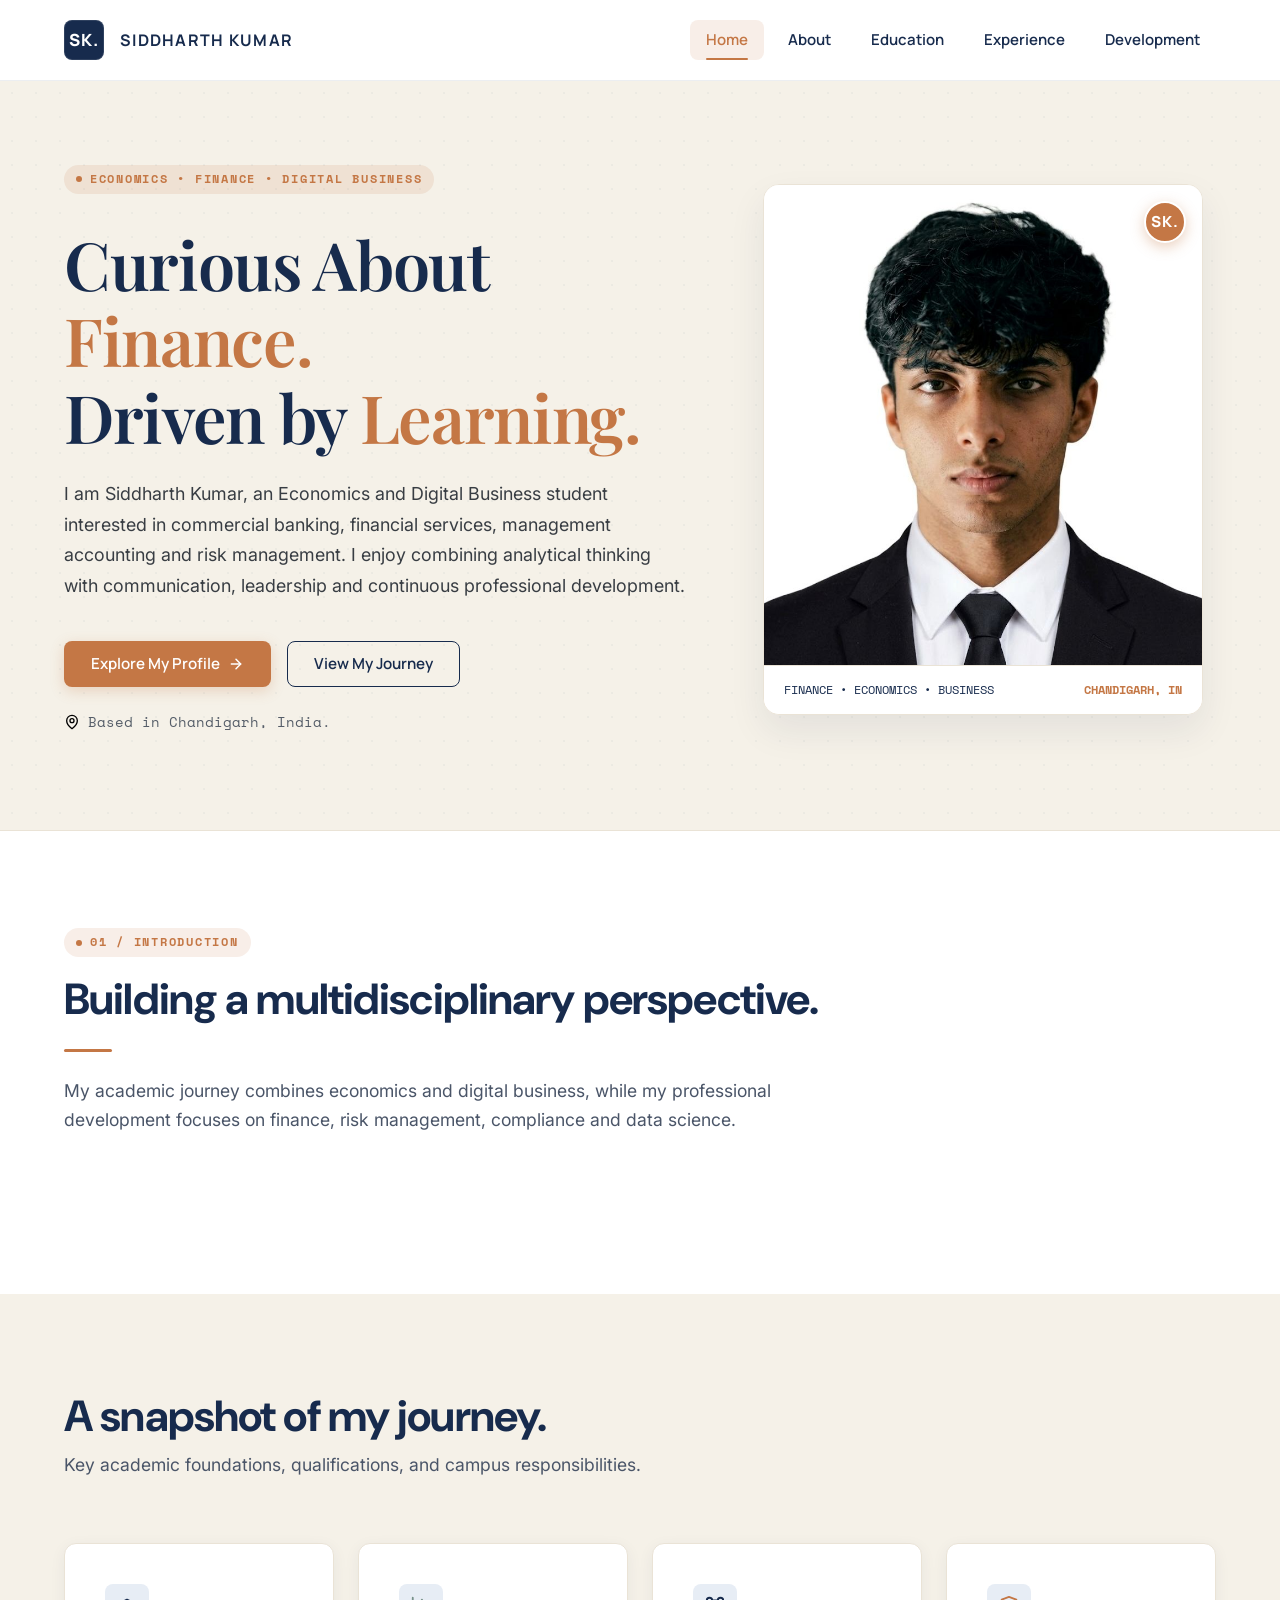
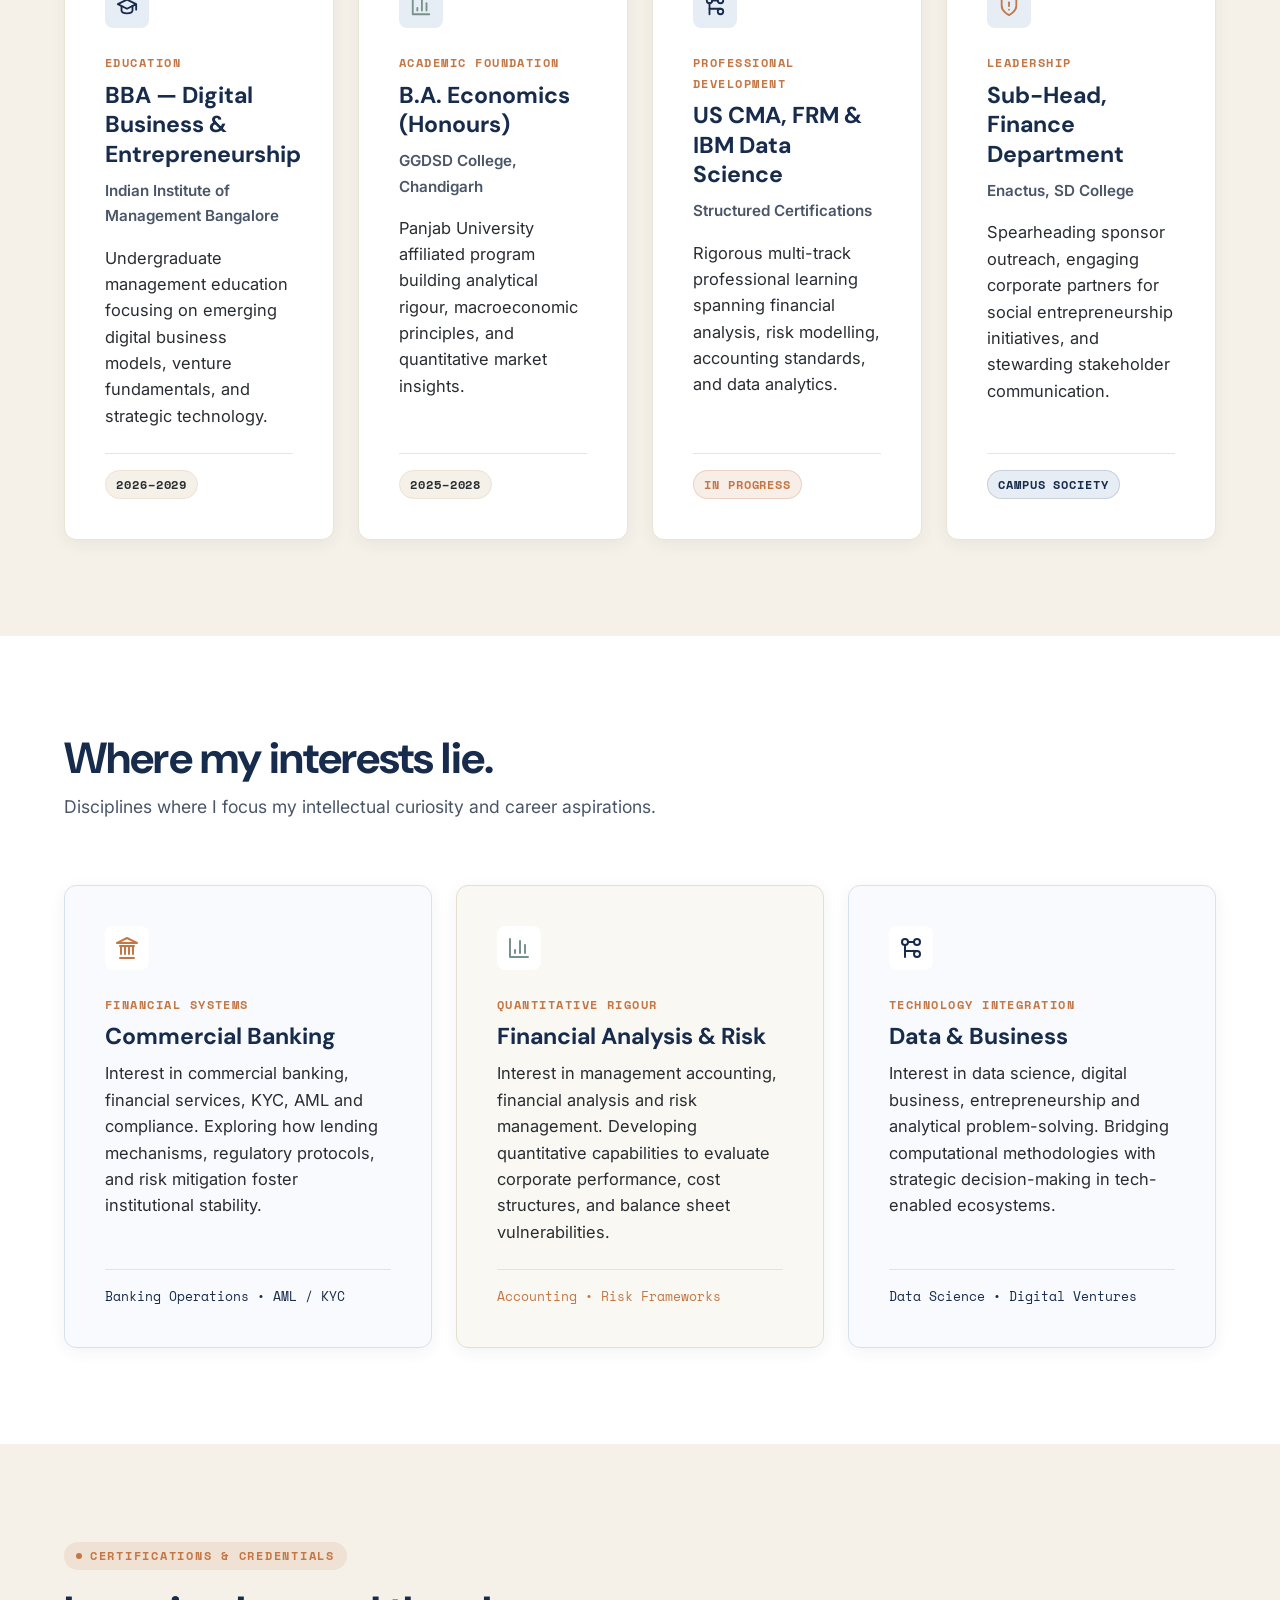
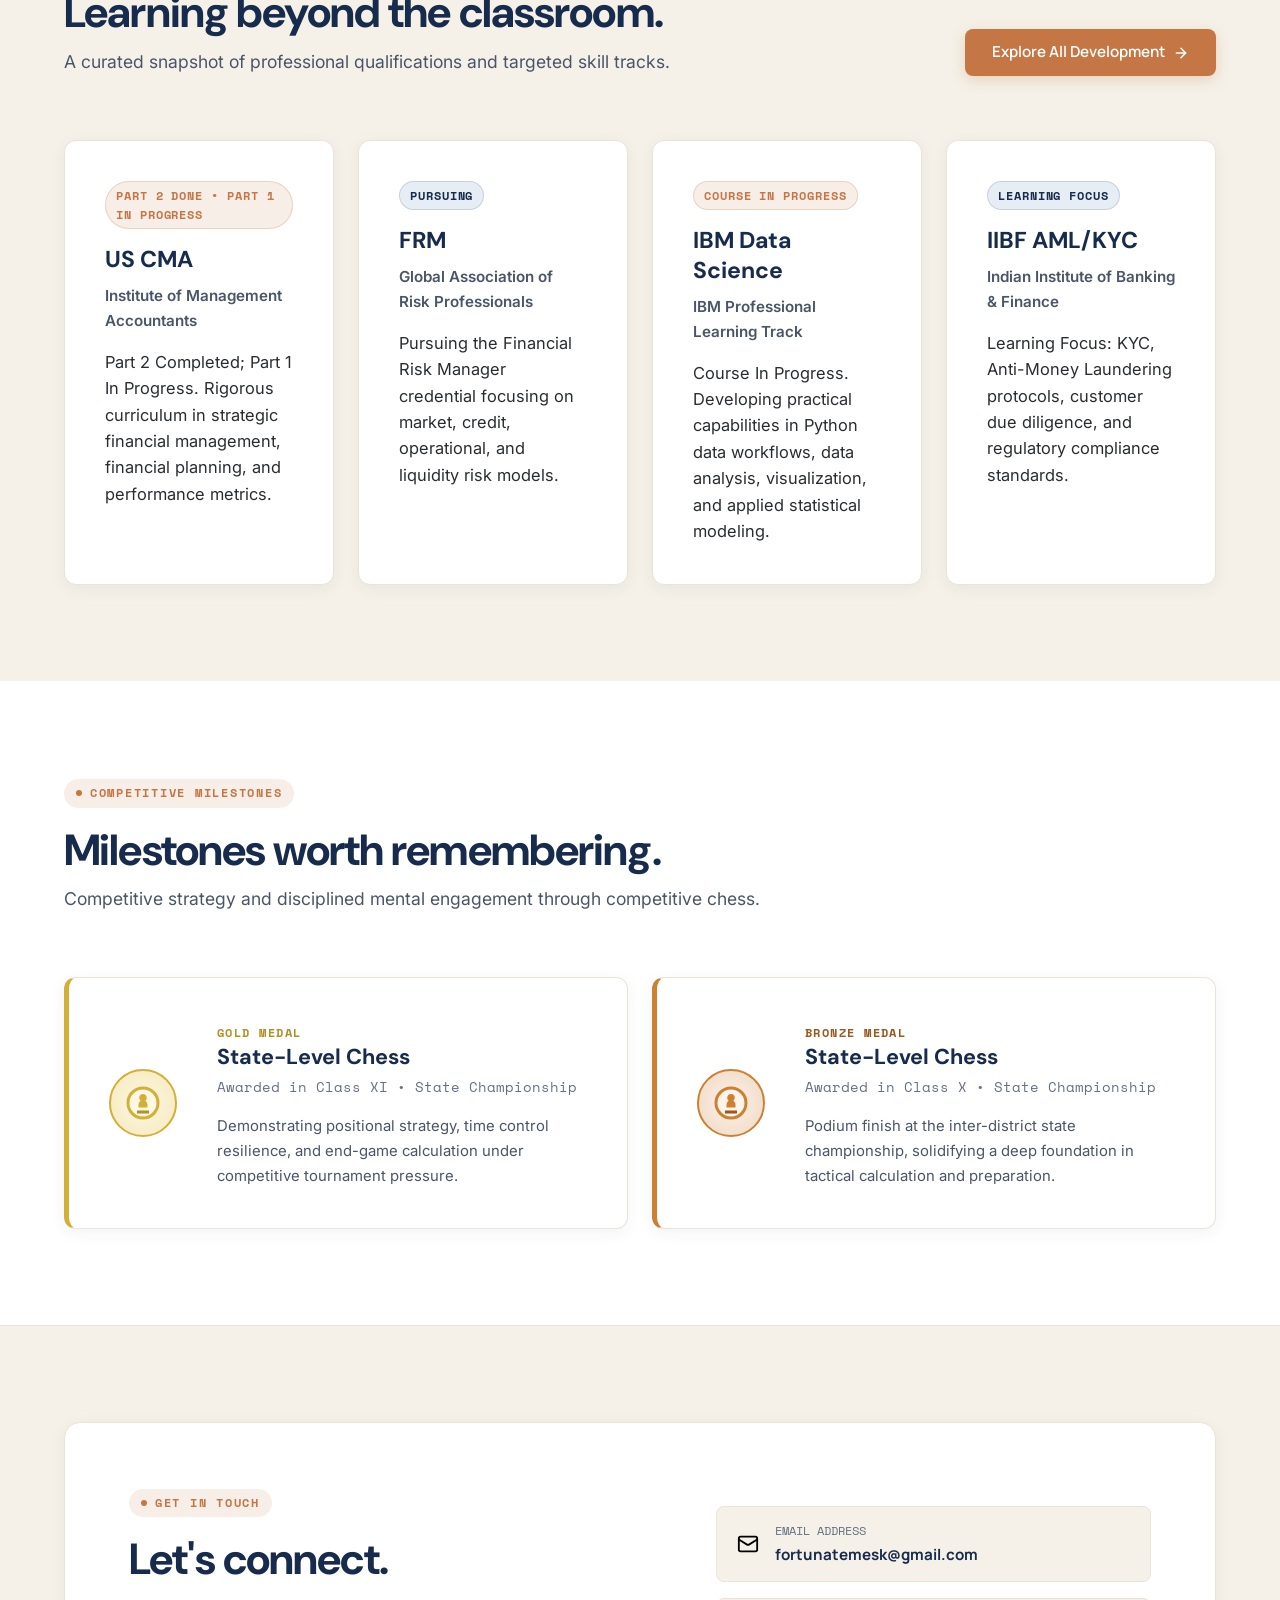
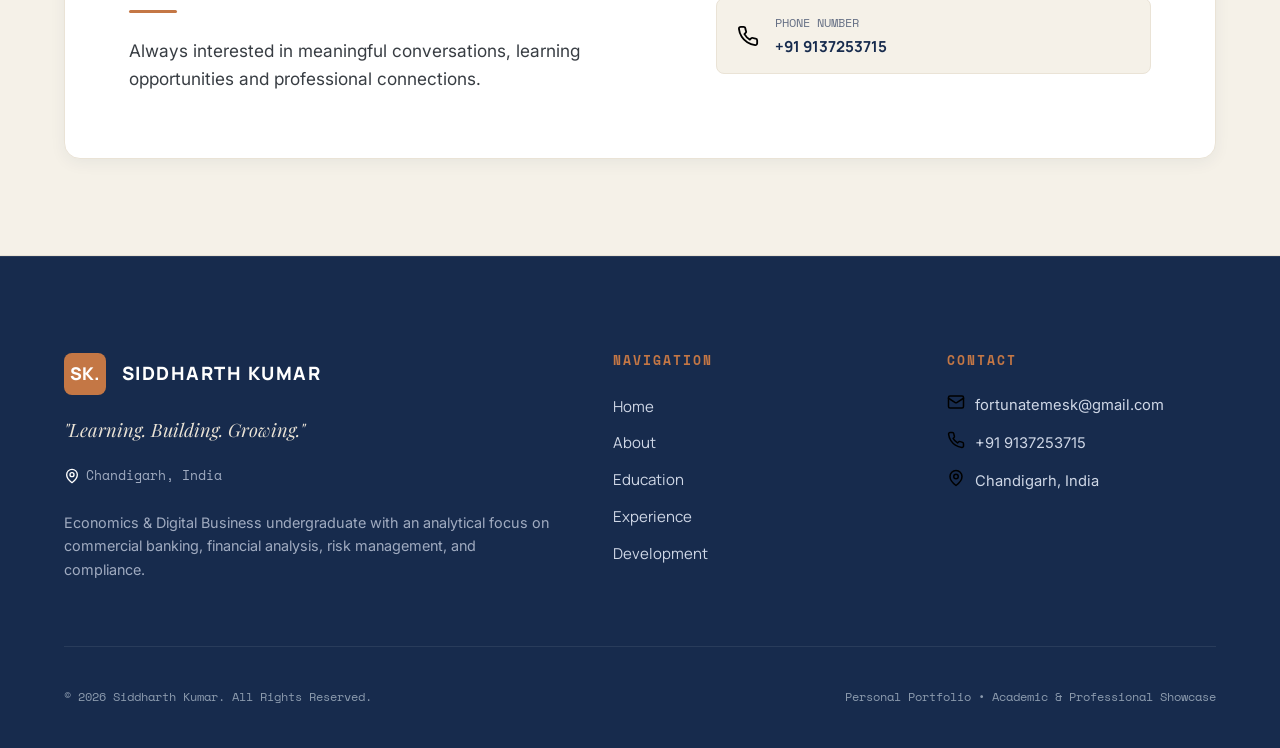
<file: index.html>
<!DOCTYPE html>
<html lang="en">
<head>
  <meta charset="UTF-8">
  <meta name="viewport" content="width=device-width, initial-scale=1.0">
  <title>Siddharth Kumar — Personal Portfolio | Economics &amp; Digital Business</title>
  <meta name="description" content="Personal portfolio of Siddharth Kumar — Economics & Digital Business student interested in commercial banking, financial services, management accounting and risk management.">
  <link rel="stylesheet" href="css/style.css">
</head>
<body>

  <!-- ========================================================================
       GLOBAL NAVIGATION HEADER
       ======================================================================== -->
  <header class="navbar">
    <div class="container">
      <a href="index.html" class="nav-brand" aria-label="Siddharth Kumar Homepage">
        <span class="nav-logo-badge">SK.</span>
        <span class="nav-brand-text">Siddharth Kumar</span>
      </a>
      <nav class="nav-menu" aria-label="Primary Navigation">
        <a href="index.html" class="nav-link active">Home</a>
        <a href="about.html" class="nav-link">About</a>
        <a href="education.html" class="nav-link">Education</a>
        <a href="experience.html" class="nav-link">Experience</a>
        <a href="development.html" class="nav-link">Development</a>
      </nav>
    </div>
  </header>

  <main>
    <!-- ======================================================================
         SECTION 1: HERO SECTION (Two Columns)
         ====================================================================== -->
    <section class="hero" aria-label="Hero Introduction">
      <div class="container">
        <div class="hero-grid">
          
          <!-- Left Column: Bio & Calls to Action -->
          <div class="hero-content">
            <span class="hero-eyebrow">
              <span class="section-label">ECONOMICS • FINANCE • DIGITAL BUSINESS</span>
            </span>
            <h1 class="hero-title">
              Curious About <span class="text-terracotta">Finance.</span><br>
              Driven by <span class="text-terracotta">Learning.</span>
            </h1>
            <p class="hero-description">
              I am Siddharth Kumar, an Economics and Digital Business student interested in commercial banking, financial services, management accounting and risk management. I enjoy combining analytical thinking with communication, leadership and continuous professional development.
            </p>
            <div class="btn-group">
              <a href="about.html" class="btn btn-primary">
                <span>Explore My Profile</span>
                <img src="assets/icons/arrow-right.svg" alt="" width="16" height="16" style="filter: brightness(0) invert(1);">
              </a>
              <a href="development.html" class="btn btn-secondary">
                <span>View My Journey</span>
              </a>
            </div>
            <div class="hero-location">
              <img src="assets/icons/location.svg" alt="Location Icon" width="16" height="16">
              <span>Based in Chandigarh, India.</span>
            </div>
          </div>

          <!-- Right Column: Professional Portrait Frame -->
          <div class="hero-image-wrapper">
            <div class="portrait-frame">
              <div class="portrait-image-container">
                <img src="assets/images/siddharth-portrait.jpg" alt="Siddharth Kumar — Economics, Finance &amp; Digital Business" class="portrait-photo">
                <div class="portrait-badge-overlay">
                  <span class="portrait-badge-tag">SK.</span>
                </div>
              </div>
              <div class="portrait-caption">
                <span>FINANCE • ECONOMICS • BUSINESS</span>
                <span style="color: var(--terracotta); font-weight: 700;">CHANDIGARH, IN</span>
              </div>
            </div>
          </div>

        </div>
      </div>
    </section>

    <!-- ======================================================================
         SECTION 2: INTRODUCTION
         ====================================================================== -->
    <section class="section section-white" aria-labelledby="intro-heading">
      <div class="container">
        <div class="section-header">
          <span class="section-label">01 / INTRODUCTION</span>
          <h2 id="intro-heading" class="section-title">Building a multidisciplinary perspective.</h2>
          <div class="editorial-divider"></div>
          <p class="section-subtitle">
            My academic journey combines economics and digital business, while my professional development focuses on finance, risk management, compliance and data science.
          </p>
        </div>
      </div>
    </section>

    <!-- ======================================================================
         SECTION 3: AT A GLANCE (4 Cards)
         ====================================================================== -->
    <section class="section section-alt" aria-labelledby="glance-heading">
      <div class="container">
        <div class="section-header">
          <h2 id="glance-heading" class="section-title">A snapshot of my journey.</h2>
          <p class="section-subtitle">Key academic foundations, qualifications, and campus responsibilities.</p>
        </div>

        <div class="card-grid card-grid-4">
          <!-- Card 1: Education -->
          <article class="card">
            <div class="card-icon">
              <img src="assets/icons/education.svg" alt="Education Icon" width="22" height="22">
            </div>
            <span class="card-kicker">EDUCATION</span>
            <h3 class="card-title">BBA — Digital Business &amp; Entrepreneurship</h3>
            <p class="card-subtitle">Indian Institute of Management Bangalore</p>
            <div class="card-body">
              <p>Undergraduate management education focusing on emerging digital business models, venture fundamentals, and strategic technology.</p>
            </div>
            <div class="card-footer">
              <span class="badge badge-neutral font-mono">2026–2029</span>
            </div>
          </article>

          <!-- Card 2: Academic Foundation -->
          <article class="card">
            <div class="card-icon">
              <img src="assets/icons/analytics.svg" alt="Academic Icon" width="22" height="22">
            </div>
            <span class="card-kicker">ACADEMIC FOUNDATION</span>
            <h3 class="card-title">B.A. Economics (Honours)</h3>
            <p class="card-subtitle">GGDSD College, Chandigarh</p>
            <div class="card-body">
              <p>Panjab University affiliated program building analytical rigour, macroeconomic principles, and quantitative market insights.</p>
            </div>
            <div class="card-footer">
              <span class="badge badge-neutral font-mono">2025–2028</span>
            </div>
          </article>

          <!-- Card 3: Professional Development -->
          <article class="card">
            <div class="card-icon">
              <img src="assets/icons/data-science.svg" alt="Professional Development Icon" width="22" height="22">
            </div>
            <span class="card-kicker">PROFESSIONAL DEVELOPMENT</span>
            <h3 class="card-title">US CMA, FRM &amp; IBM Data Science</h3>
            <p class="card-subtitle">Structured Certifications</p>
            <div class="card-body">
              <p>Rigorous multi-track professional learning spanning financial analysis, risk modelling, accounting standards, and data analytics.</p>
            </div>
            <div class="card-footer">
              <span class="badge badge-in-progress">In Progress</span>
            </div>
          </article>

          <!-- Card 4: Leadership -->
          <article class="card">
            <div class="card-icon">
              <img src="assets/icons/leadership.svg" alt="Leadership Icon" width="22" height="22">
            </div>
            <span class="card-kicker">LEADERSHIP</span>
            <h3 class="card-title">Sub-Head, Finance Department</h3>
            <p class="card-subtitle">Enactus, SD College</p>
            <div class="card-body">
              <p>Spearheading sponsor outreach, engaging corporate partners for social entrepreneurship initiatives, and stewarding stakeholder communication.</p>
            </div>
            <div class="card-footer">
              <span class="badge badge-focus">Campus Society</span>
            </div>
          </article>
        </div>
      </div>
    </section>

    <!-- ======================================================================
         SECTION 4: AREAS OF INTEREST (3 Large Cards)
         ====================================================================== -->
    <section class="section section-white" aria-labelledby="interests-heading">
      <div class="container">
        <div class="section-header">
          <h2 id="interests-heading" class="section-title">Where my interests lie.</h2>
          <p class="section-subtitle">Disciplines where I focus my intellectual curiosity and career aspirations.</p>
        </div>

        <div class="card-grid card-grid-3">
          <!-- Card 1: Commercial Banking -->
          <article class="card card-soft-blue">
            <div class="card-icon" style="background-color: var(--white);">
              <img src="assets/icons/bank.svg" alt="Banking Icon" width="24" height="24">
            </div>
            <span class="card-kicker">FINANCIAL SYSTEMS</span>
            <h3 class="card-title">Commercial Banking</h3>
            <div class="card-body">
              <p>Interest in commercial banking, financial services, KYC, AML and compliance. Exploring how lending mechanisms, regulatory protocols, and risk mitigation foster institutional stability.</p>
            </div>
            <div class="card-footer">
              <span class="font-mono" style="font-size: 0.8rem; color: var(--navy);">Banking Operations &bull; AML / KYC</span>
            </div>
          </article>

          <!-- Card 2: Financial Analysis & Risk -->
          <article class="card card-ivory">
            <div class="card-icon" style="background-color: var(--white);">
              <img src="assets/icons/analytics.svg" alt="Analytics Icon" width="24" height="24">
            </div>
            <span class="card-kicker">QUANTITATIVE RIGOUR</span>
            <h3 class="card-title">Financial Analysis &amp; Risk</h3>
            <div class="card-body">
              <p>Interest in management accounting, financial analysis and risk management. Developing quantitative capabilities to evaluate corporate performance, cost structures, and balance sheet vulnerabilities.</p>
            </div>
            <div class="card-footer">
              <span class="font-mono" style="font-size: 0.8rem; color: var(--terracotta);">Accounting &bull; Risk Frameworks</span>
            </div>
          </article>

          <!-- Card 3: Data & Business -->
          <article class="card card-soft-blue">
            <div class="card-icon" style="background-color: var(--white);">
              <img src="assets/icons/data-science.svg" alt="Data Icon" width="24" height="24">
            </div>
            <span class="card-kicker">TECHNOLOGY INTEGRATION</span>
            <h3 class="card-title">Data &amp; Business</h3>
            <div class="card-body">
              <p>Interest in data science, digital business, entrepreneurship and analytical problem-solving. Bridging computational methodologies with strategic decision-making in tech-enabled ecosystems.</p>
            </div>
            <div class="card-footer">
              <span class="font-mono" style="font-size: 0.8rem; color: var(--navy);">Data Science &bull; Digital Ventures</span>
            </div>
          </article>
        </div>
      </div>
    </section>

    <!-- ======================================================================
         SECTION 5: PROFESSIONAL DEVELOPMENT PREVIEW (4 Compact Cards + Button)
         ====================================================================== -->
    <section class="section section-alt" aria-labelledby="dev-preview-heading">
      <div class="container">
        <div class="section-header" style="display: flex; justify-content: space-between; align-items: flex-end; flex-wrap: wrap; gap: var(--space-md);">
          <div>
            <span class="section-label">CERTIFICATIONS &amp; CREDENTIALS</span>
            <h2 id="dev-preview-heading" class="section-title">Learning beyond the classroom.</h2>
            <p class="section-subtitle">A curated snapshot of professional qualifications and targeted skill tracks.</p>
          </div>
          <a href="development.html" class="btn btn-primary">
            <span>Explore All Development</span>
            <img src="assets/icons/arrow-right.svg" alt="" width="16" height="16" style="filter: brightness(0) invert(1);">
          </a>
        </div>

        <div class="card-grid card-grid-4">
          <!-- Card 1: US CMA -->
          <article class="card">
            <div class="card-header-badge" style="margin-bottom: var(--space-sm);">
              <span class="badge badge-in-progress">Part 2 Done &bull; Part 1 In Progress</span>
            </div>
            <h3 class="card-title">US CMA</h3>
            <p class="card-subtitle">Institute of Management Accountants</p>
            <div class="card-body">
              <p>Part 2 Completed; Part 1 In Progress. Rigorous curriculum in strategic financial management, financial planning, and performance metrics.</p>
            </div>
          </article>

          <!-- Card 2: FRM -->
          <article class="card">
            <div class="card-header-badge" style="margin-bottom: var(--space-sm);">
              <span class="badge badge-focus">Pursuing</span>
            </div>
            <h3 class="card-title">FRM</h3>
            <p class="card-subtitle">Global Association of Risk Professionals</p>
            <div class="card-body">
              <p>Pursuing the Financial Risk Manager credential focusing on market, credit, operational, and liquidity risk models.</p>
            </div>
          </article>

          <!-- Card 3: IBM Data Science -->
          <article class="card">
            <div class="card-header-badge" style="margin-bottom: var(--space-sm);">
              <span class="badge badge-in-progress">Course In Progress</span>
            </div>
            <h3 class="card-title">IBM Data Science</h3>
            <p class="card-subtitle">IBM Professional Learning Track</p>
            <div class="card-body">
              <p>Course In Progress. Developing practical capabilities in Python data workflows, data analysis, visualization, and applied statistical modeling.</p>
            </div>
          </article>

          <!-- Card 4: IIBF AML/KYC -->
          <article class="card">
            <div class="card-header-badge" style="margin-bottom: var(--space-sm);">
              <span class="badge badge-focus">Learning Focus</span>
            </div>
            <h3 class="card-title">IIBF AML/KYC</h3>
            <p class="card-subtitle">Indian Institute of Banking &amp; Finance</p>
            <div class="card-body">
              <p>Learning Focus: KYC, Anti-Money Laundering protocols, customer due diligence, and regulatory compliance standards.</p>
            </div>
          </article>
        </div>
      </div>
    </section>

    <!-- ======================================================================
         SECTION 6: ACHIEVEMENTS (2 Restrained Medal Tiles)
         ====================================================================== -->
    <section class="section section-white" aria-labelledby="achievements-heading">
      <div class="container">
        <div class="section-header">
          <span class="section-label">COMPETITIVE MILESTONES</span>
          <h2 id="achievements-heading" class="section-title">Milestones worth remembering.</h2>
          <p class="section-subtitle">Competitive strategy and disciplined mental engagement through competitive chess.</p>
        </div>

        <div class="card-grid card-grid-2">
          <!-- Achievement Tile 1: Gold Medal -->
          <div class="achievement-tile achievement-tile-gold">
            <div class="achievement-medal-icon achievement-medal-gold">
              <img src="assets/icons/chess-gold.svg" alt="Gold Medal Icon" width="36" height="36">
            </div>
            <div class="achievement-details">
              <span class="achievement-badge-label achievement-badge-gold">GOLD MEDAL</span>
              <h3 class="achievement-title">State-Level Chess</h3>
              <p class="achievement-meta">Awarded in Class XI &bull; State Championship</p>
              <p style="font-size: 0.93rem; color: #4A5568; margin-top: 6px;">Demonstrating positional strategy, time control resilience, and end-game calculation under competitive tournament pressure.</p>
            </div>
          </div>

          <!-- Achievement Tile 2: Bronze Medal -->
          <div class="achievement-tile achievement-tile-bronze">
            <div class="achievement-medal-icon achievement-medal-bronze">
              <img src="assets/icons/chess-bronze.svg" alt="Bronze Medal Icon" width="36" height="36">
            </div>
            <div class="achievement-details">
              <span class="achievement-badge-label achievement-badge-bronze">BRONZE MEDAL</span>
              <h3 class="achievement-title">State-Level Chess</h3>
              <p class="achievement-meta">Awarded in Class X &bull; State Championship</p>
              <p style="font-size: 0.93rem; color: #4A5568; margin-top: 6px;">Podium finish at the inter-district state championship, solidifying a deep foundation in tactical calculation and preparation.</p>
            </div>
          </div>
        </div>
      </div>
    </section>

    <!-- ======================================================================
         SECTION 7: CONTACT CTA
         ====================================================================== -->
    <section class="section contact-cta" aria-labelledby="contact-heading">
      <div class="container">
        <div class="contact-card">
          <div>
            <span class="section-label">GET IN TOUCH</span>
            <h2 id="contact-heading" class="section-title">Let's connect.</h2>
            <div class="editorial-divider"></div>
            <p style="font-size: 1.08rem; color: #383D43;">
              Always interested in meaningful conversations, learning opportunities and professional connections.
            </p>
          </div>

          <div class="contact-info-list">
            <a href="mailto:fortunatemesk@gmail.com" class="contact-item">
              <img src="assets/icons/mail.svg" alt="Email Icon" width="22" height="22">
              <div>
                <div class="contact-item-label">Email Address</div>
                <div class="contact-item-value">fortunatemesk@gmail.com</div>
              </div>
            </a>
            <a href="tel:+919137253715" class="contact-item">
              <img src="assets/icons/phone.svg" alt="Phone Icon" width="22" height="22">
              <div>
                <div class="contact-item-label">Phone Number</div>
                <div class="contact-item-value">+91 9137253715</div>
              </div>
            </a>
          </div>
        </div>
      </div>
    </section>
  </main>

  <!-- ========================================================================
       GLOBAL FOOTER (Shared Navy Theme)
       ======================================================================== -->
  <footer class="footer">
    <div class="container">
      <div class="footer-grid">
        
        <!-- Brand Column -->
        <div class="footer-brand">
          <div class="footer-logo-row">
            <span class="footer-logo-badge">SK.</span>
            <span class="footer-brand-title">Siddharth Kumar</span>
          </div>
          <p class="footer-motto">"Learning. Building. Growing."</p>
          <div class="footer-location">
            <img src="assets/icons/location.svg" alt="Location Pin" width="16" height="16" style="filter: brightness(0) invert(1);">
            <span>Chandigarh, India</span>
          </div>
          <p style="font-size: 0.9rem; color: #A0ABC0; margin-top: 8px;">
            Economics &amp; Digital Business undergraduate with an analytical focus on commercial banking, financial analysis, risk management, and compliance.
          </p>
        </div>

        <!-- Navigation Links Column -->
        <div>
          <h3 class="footer-heading">Navigation</h3>
          <ul class="footer-nav-list">
            <li><a href="index.html" class="footer-nav-link">Home</a></li>
            <li><a href="about.html" class="footer-nav-link">About</a></li>
            <li><a href="education.html" class="footer-nav-link">Education</a></li>
            <li><a href="experience.html" class="footer-nav-link">Experience</a></li>
            <li><a href="development.html" class="footer-nav-link">Development</a></li>
          </ul>
        </div>

        <!-- Contact Column -->
        <div>
          <h3 class="footer-heading">Contact</h3>
          <div class="footer-contact-item">
            <img src="assets/icons/mail.svg" alt="Mail Icon" width="18" height="18">
            <a href="mailto:fortunatemesk@gmail.com">fortunatemesk@gmail.com</a>
          </div>
          <div class="footer-contact-item">
            <img src="assets/icons/phone.svg" alt="Phone Icon" width="18" height="18">
            <a href="tel:+919137253715">+91 9137253715</a>
          </div>
          <div class="footer-contact-item">
            <img src="assets/icons/location.svg" alt="Location Icon" width="18" height="18">
            <span>Chandigarh, India</span>
          </div>
        </div>

      </div>

      <!-- Bottom Copyright Row -->
      <div class="footer-bottom">
        <div>&copy; 2026 Siddharth Kumar. All Rights Reserved.</div>
        <div>Personal Portfolio &bull; Academic &amp; Professional Showcase</div>
      </div>
    </div>
  </footer>

</body>
</html>
</file>
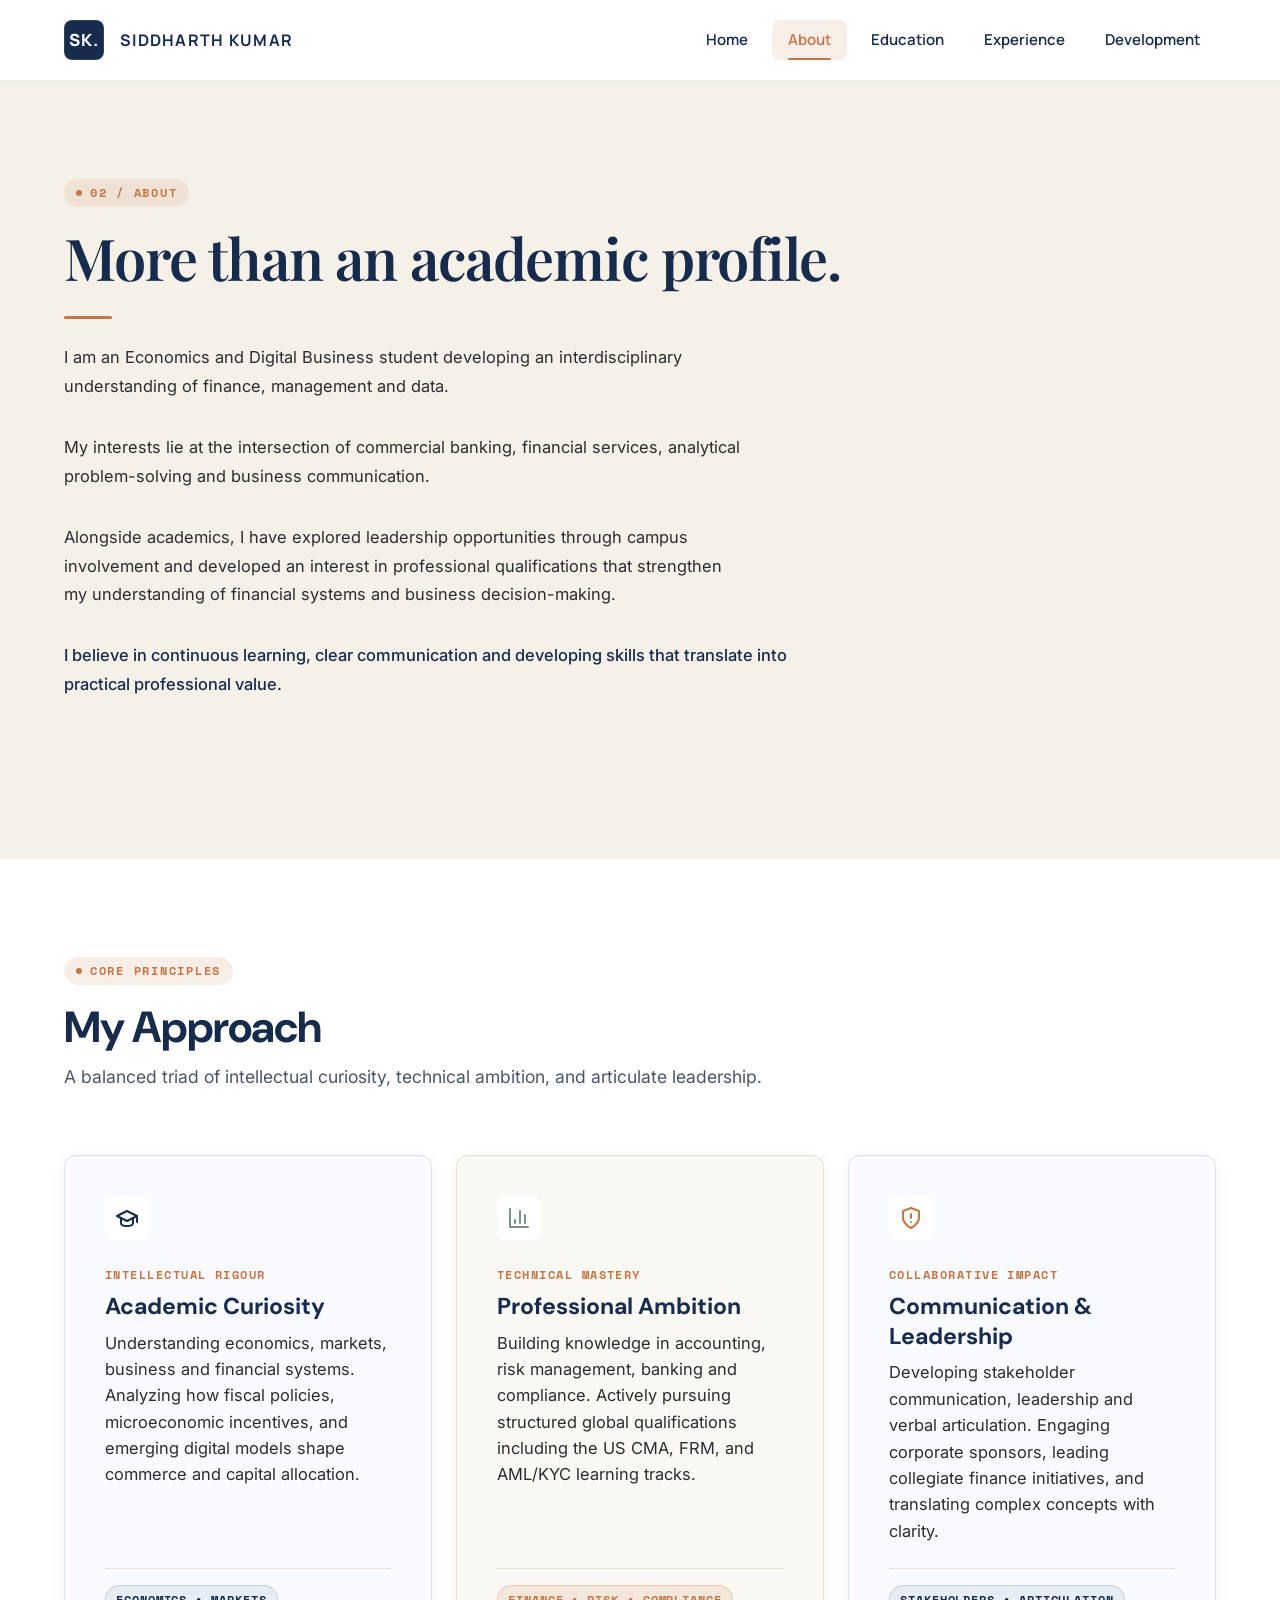
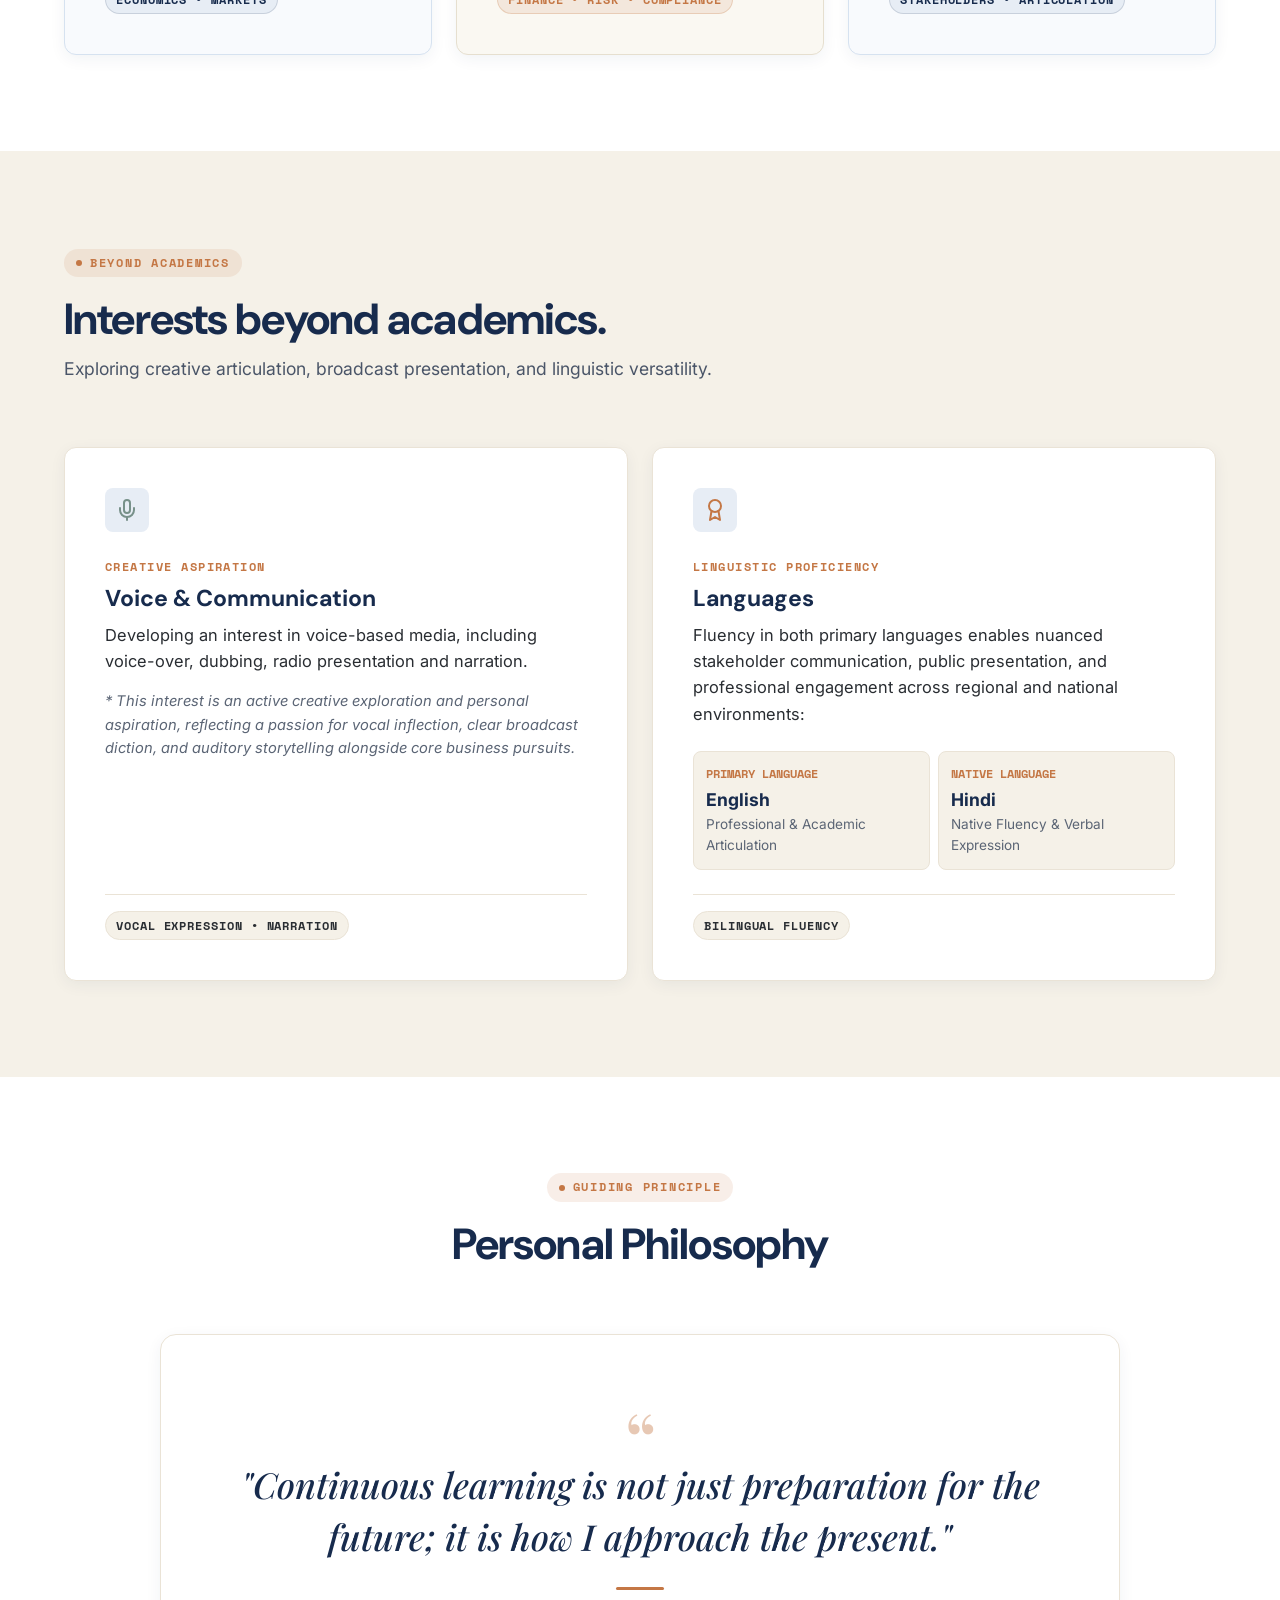
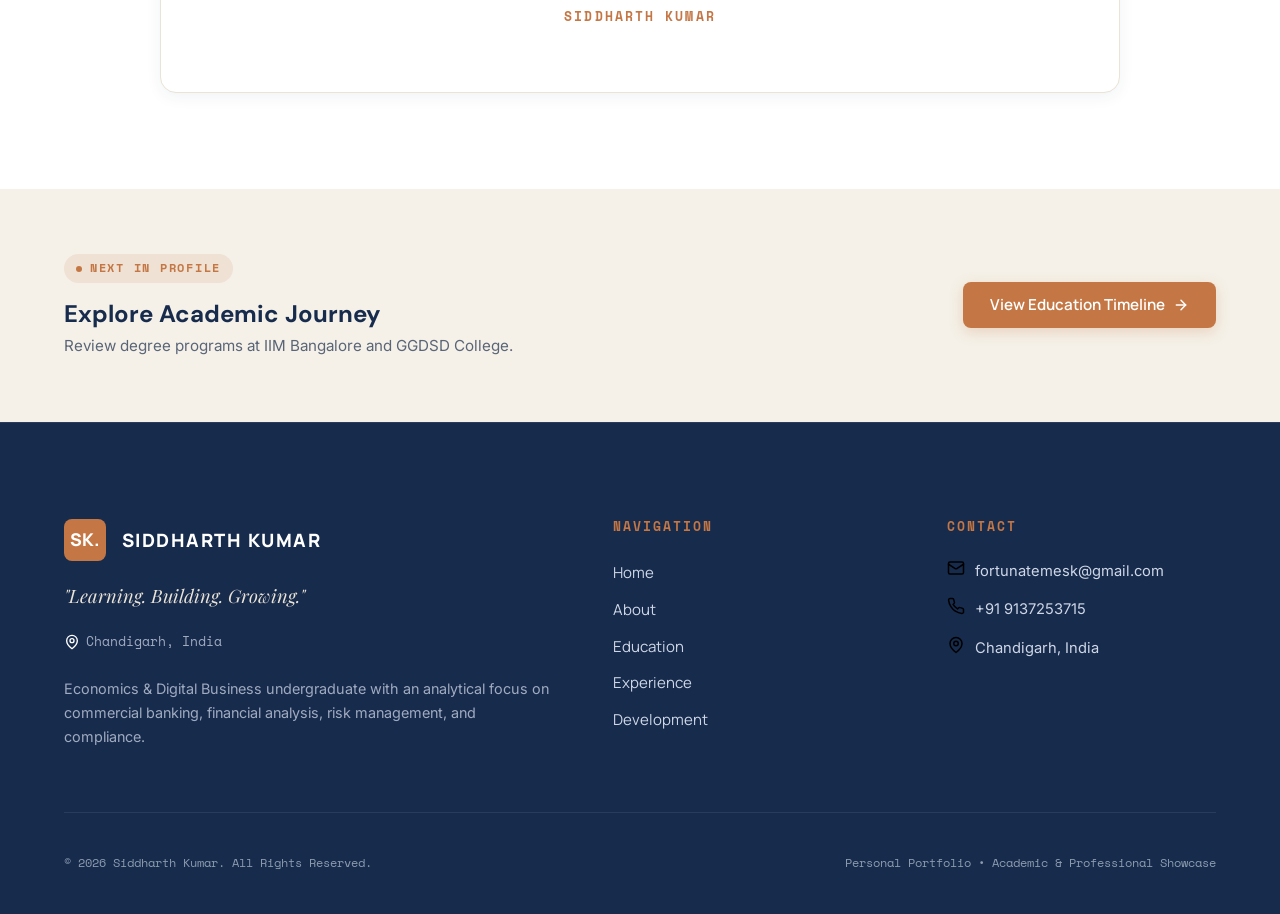
<file: about.html>
<!DOCTYPE html>
<html lang="en">
<head>
  <meta charset="UTF-8">
  <meta name="viewport" content="width=device-width, initial-scale=1.0">
  <title>About | Siddharth Kumar — Personal Portfolio</title>
  <meta name="description" content="Learn about Siddharth Kumar's multidisciplinary perspective across economics, digital business, finance, and leadership.">
  <link rel="stylesheet" href="css/style.css">
</head>
<body>

  <!-- ========================================================================
       GLOBAL NAVIGATION HEADER
       ======================================================================== -->
  <header class="navbar">
    <div class="container">
      <a href="index.html" class="nav-brand" aria-label="Siddharth Kumar Homepage">
        <span class="nav-logo-badge">SK.</span>
        <span class="nav-brand-text">Siddharth Kumar</span>
      </a>
      <nav class="nav-menu" aria-label="Primary Navigation">
        <a href="index.html" class="nav-link">Home</a>
        <a href="about.html" class="nav-link active">About</a>
        <a href="education.html" class="nav-link">Education</a>
        <a href="experience.html" class="nav-link">Experience</a>
        <a href="development.html" class="nav-link">Development</a>
      </nav>
    </div>
  </header>

  <main>
    <!-- ======================================================================
         PAGE INTRODUCTION
         ====================================================================== -->
    <section class="section section-alt" aria-labelledby="about-intro-heading">
      <div class="container">
        <div class="section-header" style="max-width: 860px;">
          <span class="section-label">02 / ABOUT</span>
          <h1 id="about-intro-heading" class="section-title section-title-editorial" style="font-size: clamp(2.4rem, 4.5vw, 3.6rem);">
            More than an academic profile.
          </h1>
          <div class="editorial-divider"></div>
          
          <div style="display: flex; flex-direction: column; gap: var(--space-sm); margin-top: var(--space-md); font-size: 1.12rem; line-height: 1.75; color: #2D3748;">
            <p>
              I am an Economics and Digital Business student developing an interdisciplinary understanding of finance, management and data.
            </p>
            <p>
              My interests lie at the intersection of commercial banking, financial services, analytical problem-solving and business communication.
            </p>
            <p>
              Alongside academics, I have explored leadership opportunities through campus involvement and developed an interest in professional qualifications that strengthen my understanding of financial systems and business decision-making.
            </p>
            <p style="font-weight: 500; color: var(--navy);">
              I believe in continuous learning, clear communication and developing skills that translate into practical professional value.
            </p>
          </div>
        </div>
      </div>
    </section>

    <!-- ======================================================================
         SECTION 1: MY APPROACH (3 Separate Cards)
         ====================================================================== -->
    <section class="section section-white" aria-labelledby="approach-heading">
      <div class="container">
        <div class="section-header">
          <span class="section-label">CORE PRINCIPLES</span>
          <h2 id="approach-heading" class="section-title">My Approach</h2>
          <p class="section-subtitle">A balanced triad of intellectual curiosity, technical ambition, and articulate leadership.</p>
        </div>

        <div class="card-grid card-grid-3">
          <!-- Card 1: Academic Curiosity -->
          <article class="card card-soft-blue">
            <div class="card-icon" style="background-color: var(--white);">
              <img src="assets/icons/education.svg" alt="Curiosity Icon" width="24" height="24">
            </div>
            <span class="card-kicker">INTELLECTUAL RIGOUR</span>
            <h3 class="card-title">Academic Curiosity</h3>
            <div class="card-body">
              <p>Understanding economics, markets, business and financial systems. Analyzing how fiscal policies, microeconomic incentives, and emerging digital models shape commerce and capital allocation.</p>
            </div>
            <div class="card-footer">
              <span class="badge badge-focus">Economics &bull; Markets</span>
            </div>
          </article>

          <!-- Card 2: Professional Ambition -->
          <article class="card card-ivory">
            <div class="card-icon" style="background-color: var(--white);">
              <img src="assets/icons/analytics.svg" alt="Ambition Icon" width="24" height="24">
            </div>
            <span class="card-kicker">TECHNICAL MASTERY</span>
            <h3 class="card-title">Professional Ambition</h3>
            <div class="card-body">
              <p>Building knowledge in accounting, risk management, banking and compliance. Actively pursuing structured global qualifications including the US CMA, FRM, and AML/KYC learning tracks.</p>
            </div>
            <div class="card-footer">
              <span class="badge badge-in-progress">Finance &bull; Risk &bull; Compliance</span>
            </div>
          </article>

          <!-- Card 3: Communication & Leadership -->
          <article class="card card-soft-blue">
            <div class="card-icon" style="background-color: var(--white);">
              <img src="assets/icons/leadership.svg" alt="Leadership Icon" width="24" height="24">
            </div>
            <span class="card-kicker">COLLABORATIVE IMPACT</span>
            <h3 class="card-title">Communication &amp; Leadership</h3>
            <div class="card-body">
              <p>Developing stakeholder communication, leadership and verbal articulation. Engaging corporate sponsors, leading collegiate finance initiatives, and translating complex concepts with clarity.</p>
            </div>
            <div class="card-footer">
              <span class="badge badge-focus">Stakeholders &bull; Articulation</span>
            </div>
          </article>
        </div>
      </div>
    </section>

    <!-- ======================================================================
         SECTION 2: PERSONAL INTERESTS
         ====================================================================== -->
    <section class="section section-alt" aria-labelledby="interests-beyond-heading">
      <div class="container">
        <div class="section-header">
          <span class="section-label">BEYOND ACADEMICS</span>
          <h2 id="interests-beyond-heading" class="section-title">Interests beyond academics.</h2>
          <p class="section-subtitle">Exploring creative articulation, broadcast presentation, and linguistic versatility.</p>
        </div>

        <div class="card-grid card-grid-2">
          <!-- Voice & Communication Card -->
          <article class="card">
            <div class="card-icon">
              <img src="assets/icons/mic.svg" alt="Microphone Icon" width="24" height="24">
            </div>
            <span class="card-kicker">CREATIVE ASPIRATION</span>
            <h3 class="card-title">Voice &amp; Communication</h3>
            <div class="card-body">
              <p style="margin-bottom: var(--space-sm);">
                Developing an interest in voice-based media, including voice-over, dubbing, radio presentation and narration.
              </p>
              <p style="font-size: 0.92rem; color: #5B6575; font-style: italic;">
                * This interest is an active creative exploration and personal aspiration, reflecting a passion for vocal inflection, clear broadcast diction, and auditory storytelling alongside core business pursuits.
              </p>
            </div>
            <div class="card-footer">
              <span class="badge badge-neutral">Vocal Expression &bull; Narration</span>
            </div>
          </article>

          <!-- Languages Card -->
          <article class="card">
            <div class="card-icon">
              <img src="assets/icons/badge.svg" alt="Language Icon" width="24" height="24">
            </div>
            <span class="card-kicker">LINGUISTIC PROFICIENCY</span>
            <h3 class="card-title">Languages</h3>
            <div class="card-body">
              <p>
                Fluency in both primary languages enables nuanced stakeholder communication, public presentation, and professional engagement across regional and national environments:
              </p>
              <div class="pill-cluster" style="margin-top: var(--space-md);">
                <div style="flex: 1; min-width: 140px; background-color: var(--ivory); padding: 12px; border-radius: var(--radius-sm); border: 1px solid var(--beige);">
                  <div class="font-mono" style="font-size: 0.76rem; color: var(--terracotta); font-weight: 700;">PRIMARY LANGUAGE</div>
                  <div style="font-weight: 700; color: var(--navy); font-size: 1.1rem; margin-top: 2px;">English</div>
                  <div style="font-size: 0.85rem; color: #5B6575;">Professional &amp; Academic Articulation</div>
                </div>
                <div style="flex: 1; min-width: 140px; background-color: var(--ivory); padding: 12px; border-radius: var(--radius-sm); border: 1px solid var(--beige);">
                  <div class="font-mono" style="font-size: 0.76rem; color: var(--terracotta); font-weight: 700;">NATIVE LANGUAGE</div>
                  <div style="font-weight: 700; color: var(--navy); font-size: 1.1rem; margin-top: 2px;">Hindi</div>
                  <div style="font-size: 0.85rem; color: #5B6575;">Native Fluency &amp; Verbal Expression</div>
                </div>
              </div>
            </div>
            <div class="card-footer">
              <span class="badge badge-neutral">Bilingual Fluency</span>
            </div>
          </article>
        </div>
      </div>
    </section>

    <!-- ======================================================================
         SECTION 3: PERSONAL PHILOSOPHY (Editorial Quote)
         ====================================================================== -->
    <section class="section section-white" aria-labelledby="philosophy-heading">
      <div class="container">
        <div class="section-header section-header-center">
          <span class="section-label">GUIDING PRINCIPLE</span>
          <h2 id="philosophy-heading" class="section-title">Personal Philosophy</h2>
        </div>

        <div class="editorial-quote-box">
          <div class="quote-mark" aria-hidden="true">&ldquo;</div>
          <blockquote class="editorial-quote">
            "Continuous learning is not just preparation for the future; it is how I approach the present."
          </blockquote>
          <div class="editorial-divider" style="margin: 0 auto var(--space-sm);"></div>
          <div class="quote-author">Siddharth Kumar</div>
        </div>
      </div>
    </section>

    <!-- Next Page Direction Prompt -->
    <section class="section section-alt" style="padding: var(--space-xl) 0;">
      <div class="container" style="display: flex; justify-content: space-between; align-items: center; flex-wrap: wrap; gap: var(--space-md);">
        <div>
          <span class="section-label">NEXT IN PROFILE</span>
          <h3 style="font-family: var(--font-heading); font-size: 1.5rem; color: var(--navy);">Explore Academic Journey</h3>
          <p style="font-size: 0.95rem; color: #5A6578; margin-top: 4px;">Review degree programs at IIM Bangalore and GGDSD College.</p>
        </div>
        <a href="education.html" class="btn btn-primary">
          <span>View Education Timeline</span>
          <img src="assets/icons/arrow-right.svg" alt="" width="16" height="16" style="filter: brightness(0) invert(1);">
        </a>
      </div>
    </section>
  </main>

  <!-- ========================================================================
       GLOBAL FOOTER (Shared Navy Theme)
       ======================================================================== -->
  <footer class="footer">
    <div class="container">
      <div class="footer-grid">
        
        <!-- Brand Column -->
        <div class="footer-brand">
          <div class="footer-logo-row">
            <span class="footer-logo-badge">SK.</span>
            <span class="footer-brand-title">Siddharth Kumar</span>
          </div>
          <p class="footer-motto">"Learning. Building. Growing."</p>
          <div class="footer-location">
            <img src="assets/icons/location.svg" alt="Location Pin" width="16" height="16" style="filter: brightness(0) invert(1);">
            <span>Chandigarh, India</span>
          </div>
          <p style="font-size: 0.9rem; color: #A0ABC0; margin-top: 8px;">
            Economics &amp; Digital Business undergraduate with an analytical focus on commercial banking, financial analysis, risk management, and compliance.
          </p>
        </div>

        <!-- Navigation Links Column -->
        <div>
          <h3 class="footer-heading">Navigation</h3>
          <ul class="footer-nav-list">
            <li><a href="index.html" class="footer-nav-link">Home</a></li>
            <li><a href="about.html" class="footer-nav-link">About</a></li>
            <li><a href="education.html" class="footer-nav-link">Education</a></li>
            <li><a href="experience.html" class="footer-nav-link">Experience</a></li>
            <li><a href="development.html" class="footer-nav-link">Development</a></li>
          </ul>
        </div>

        <!-- Contact Column -->
        <div>
          <h3 class="footer-heading">Contact</h3>
          <div class="footer-contact-item">
            <img src="assets/icons/mail.svg" alt="Mail Icon" width="18" height="18">
            <a href="mailto:fortunatemesk@gmail.com">fortunatemesk@gmail.com</a>
          </div>
          <div class="footer-contact-item">
            <img src="assets/icons/phone.svg" alt="Phone Icon" width="18" height="18">
            <a href="tel:+919137253715">+91 9137253715</a>
          </div>
          <div class="footer-contact-item">
            <img src="assets/icons/location.svg" alt="Location Icon" width="18" height="18">
            <span>Chandigarh, India</span>
          </div>
        </div>

      </div>

      <!-- Bottom Copyright Row -->
      <div class="footer-bottom">
        <div>&copy; 2026 Siddharth Kumar. All Rights Reserved.</div>
        <div>Personal Portfolio &bull; Academic &amp; Professional Showcase</div>
      </div>
    </div>
  </footer>

</body>
</html>
</file>
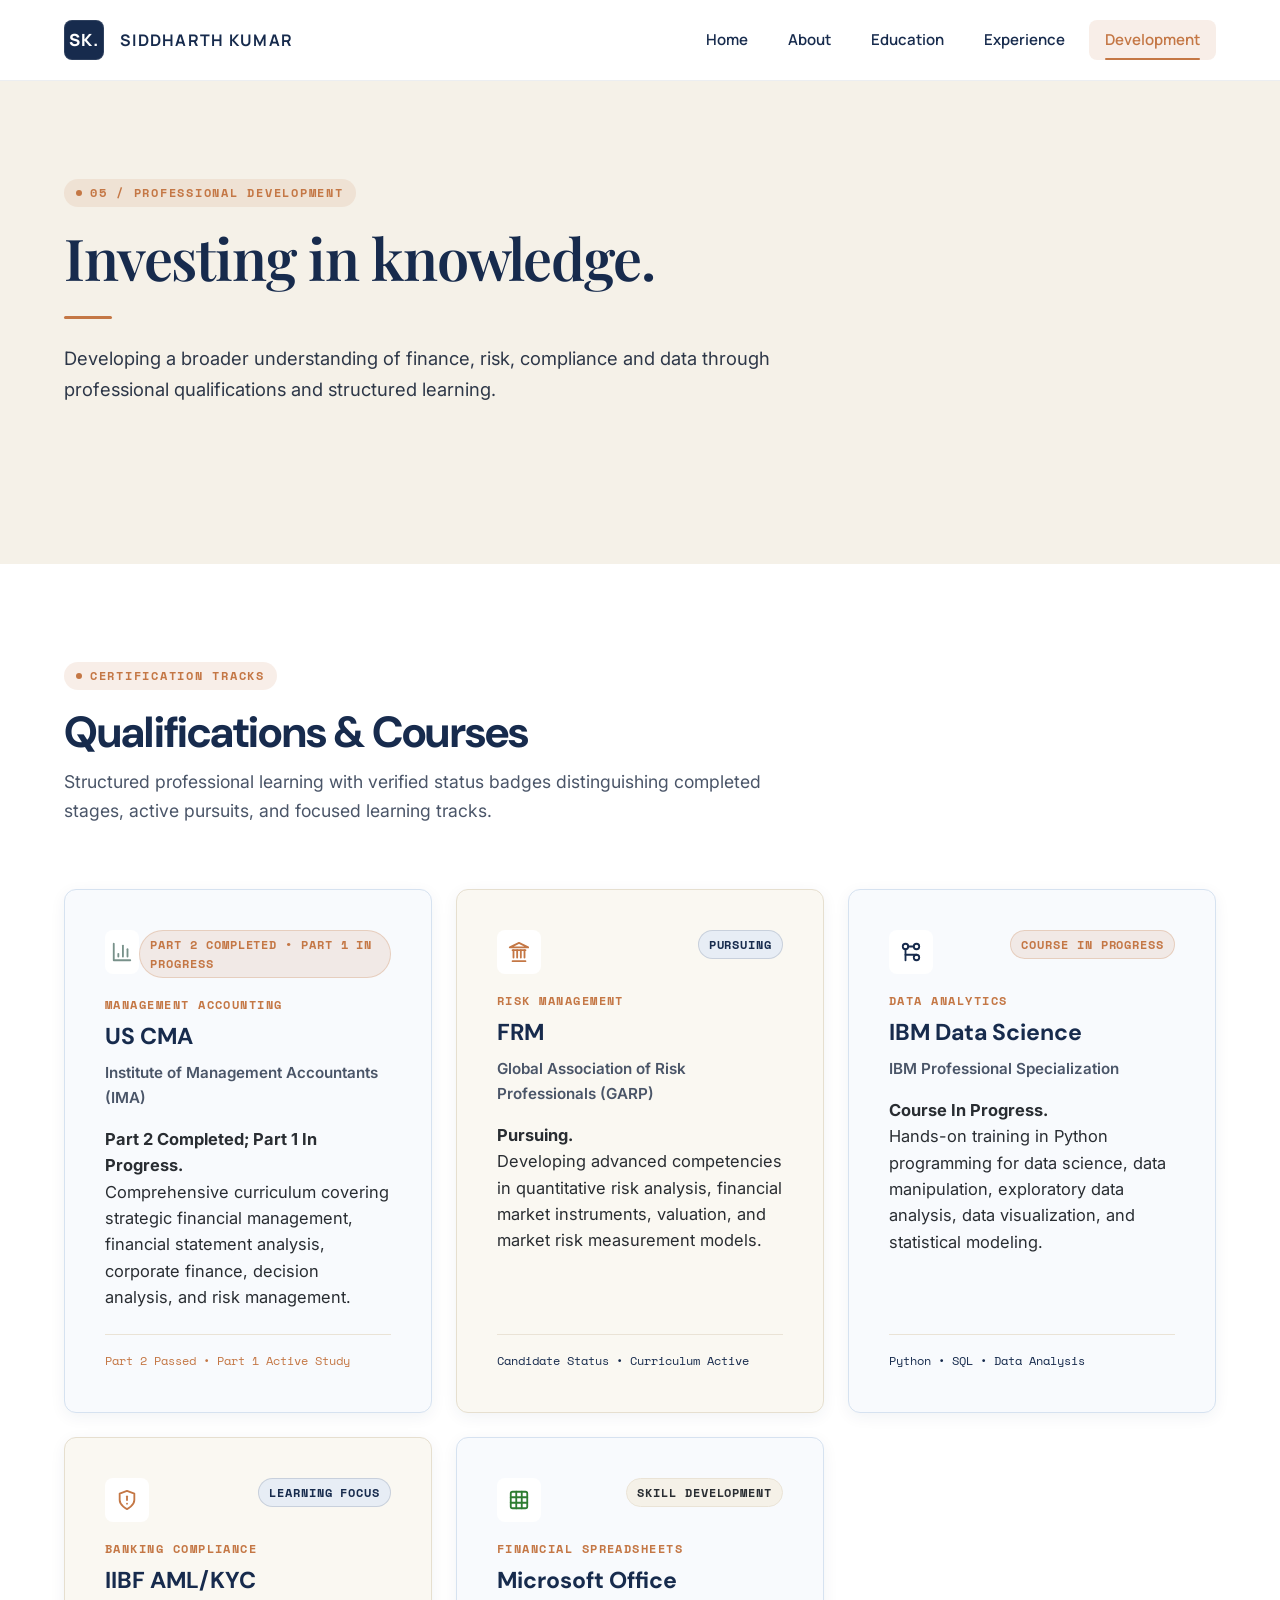
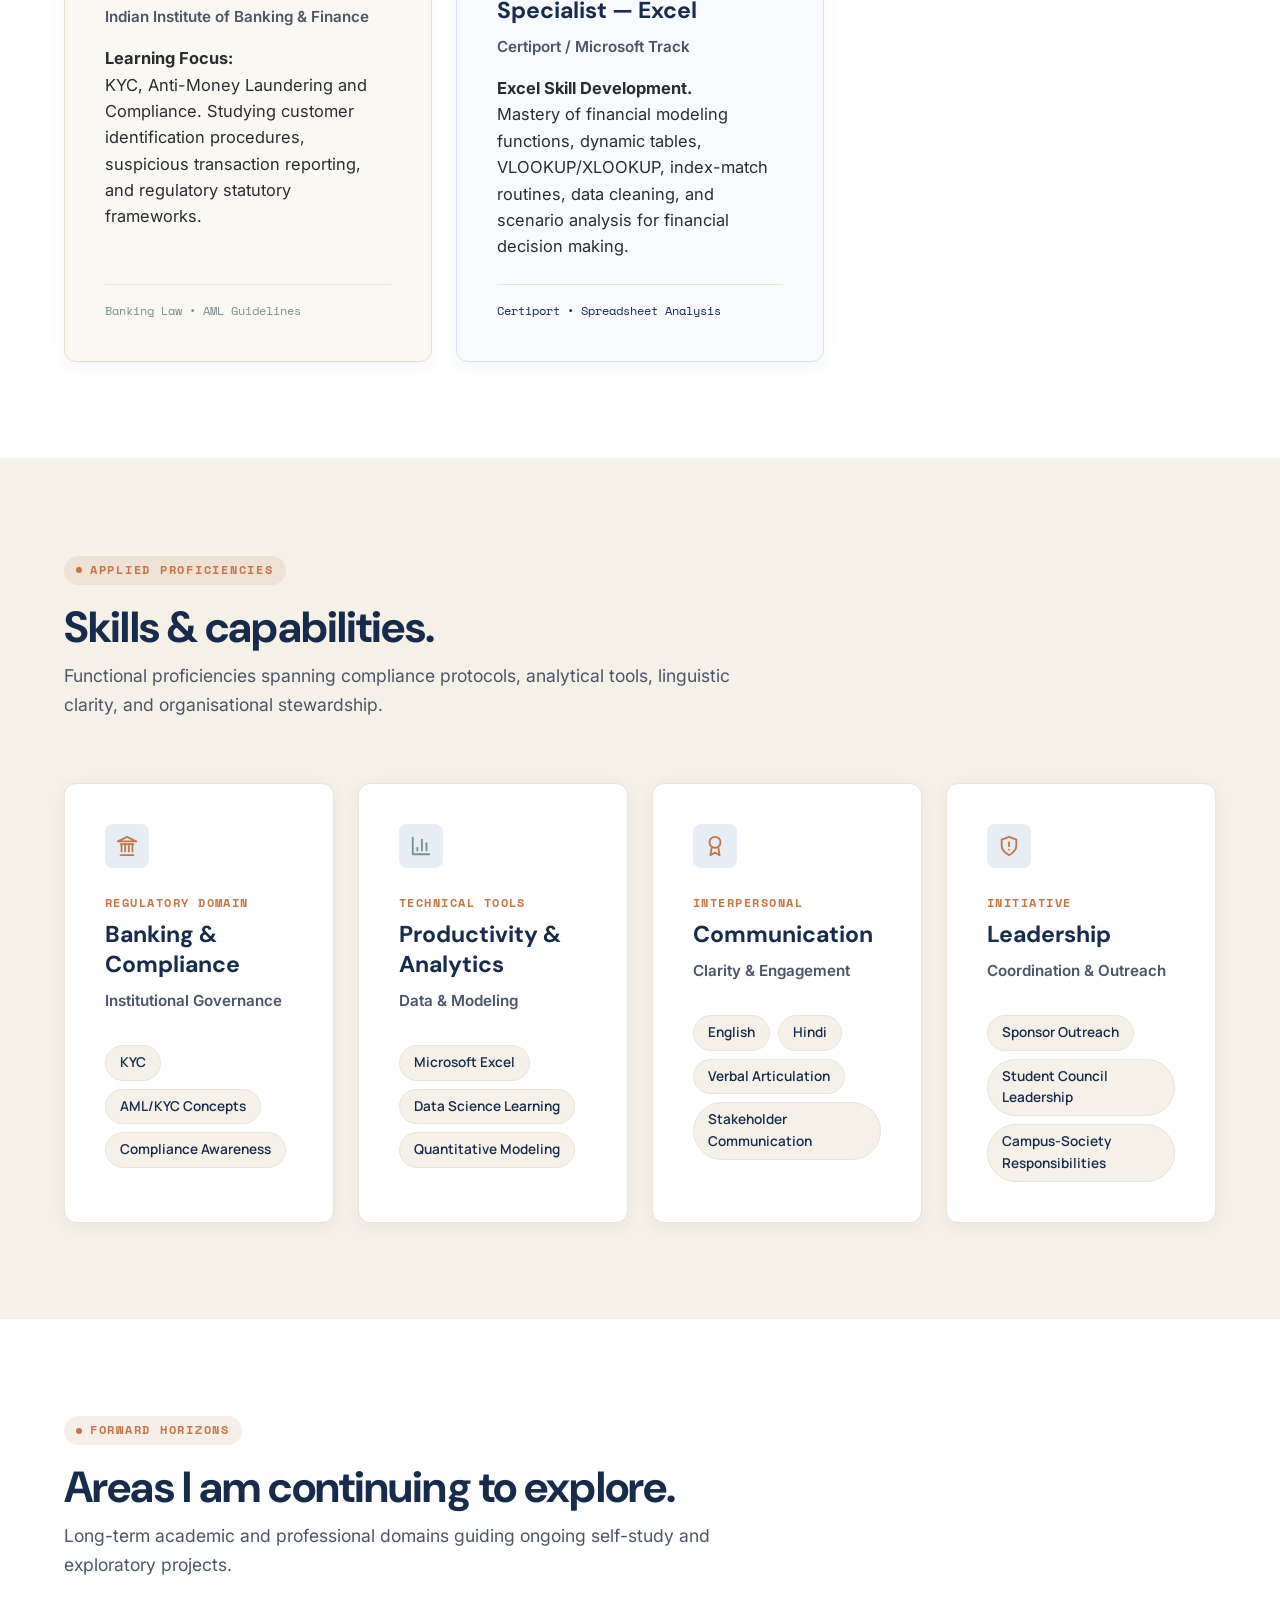
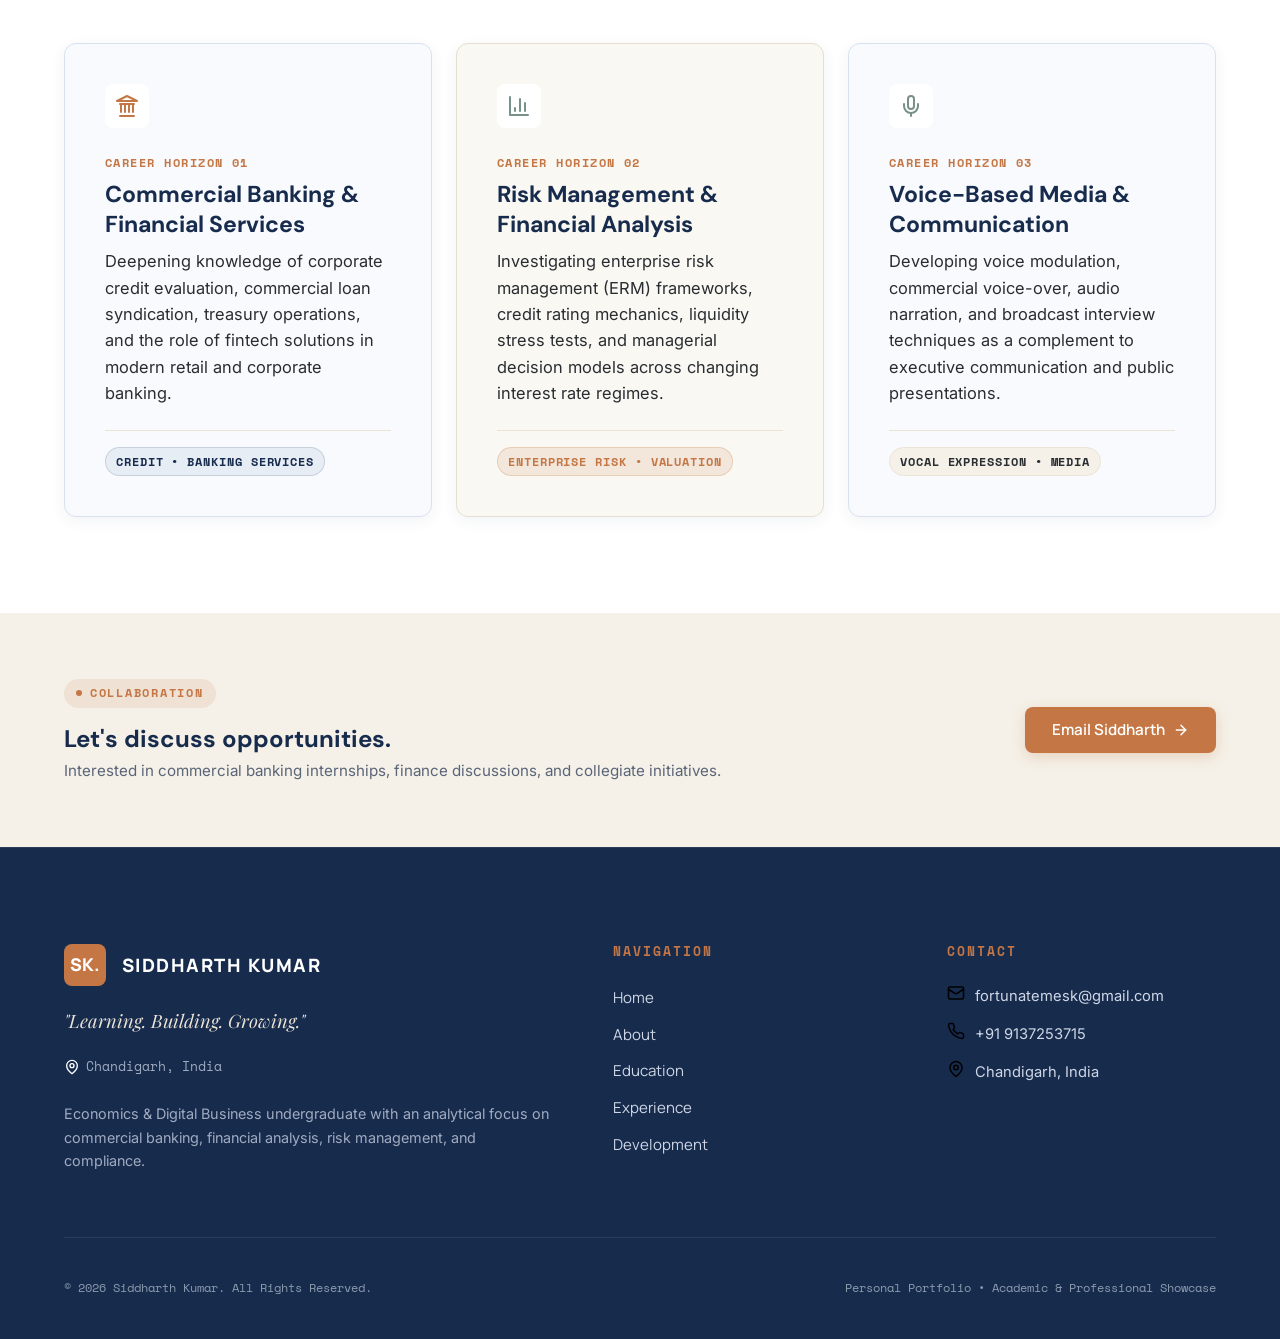
<file: development.html>
<!DOCTYPE html>
<html lang="en">
<head>
  <meta charset="UTF-8">
  <meta name="viewport" content="width=device-width, initial-scale=1.0">
  <title>Professional Development | Siddharth Kumar — Personal Portfolio</title>
  <meta name="description" content="Professional qualifications and structured learning: US CMA, FRM, IBM Data Science, IIBF AML/KYC, and Excel capabilities.">
  <link rel="stylesheet" href="css/style.css">
</head>
<body>

  <!-- ========================================================================
       GLOBAL NAVIGATION HEADER
       ======================================================================== -->
  <header class="navbar">
    <div class="container">
      <a href="index.html" class="nav-brand" aria-label="Siddharth Kumar Homepage">
        <span class="nav-logo-badge">SK.</span>
        <span class="nav-brand-text">Siddharth Kumar</span>
      </a>
      <nav class="nav-menu" aria-label="Primary Navigation">
        <a href="index.html" class="nav-link">Home</a>
        <a href="about.html" class="nav-link">About</a>
        <a href="education.html" class="nav-link">Education</a>
        <a href="experience.html" class="nav-link">Experience</a>
        <a href="development.html" class="nav-link active">Development</a>
      </nav>
    </div>
  </header>

  <main>
    <!-- ======================================================================
         PAGE INTRODUCTION
         ====================================================================== -->
    <section class="section section-alt" aria-labelledby="dev-intro-heading">
      <div class="container">
        <div class="section-header" style="max-width: 860px;">
          <span class="section-label">05 / PROFESSIONAL DEVELOPMENT</span>
          <h1 id="dev-intro-heading" class="section-title section-title-editorial" style="font-size: clamp(2.4rem, 4.5vw, 3.6rem);">
            Investing in knowledge.
          </h1>
          <div class="editorial-divider"></div>
          <p class="section-subtitle" style="font-size: 1.15rem; color: #2D3748;">
            Developing a broader understanding of finance, risk, compliance and data through professional qualifications and structured learning.
          </p>
        </div>
      </div>
    </section>

    <!-- ======================================================================
         SECTION 1: QUALIFICATIONS & COURSES (5 Attractive Cards)
         ====================================================================== -->
    <section class="section section-white" aria-labelledby="qualifications-heading">
      <div class="container">
        <div class="section-header">
          <span class="section-label">CERTIFICATION TRACKS</span>
          <h2 id="qualifications-heading" class="section-title">Qualifications &amp; Courses</h2>
          <p class="section-subtitle">Structured professional learning with verified status badges distinguishing completed stages, active pursuits, and focused learning tracks.</p>
        </div>

        <div class="card-grid card-grid-3">
          <!-- Card 1: US CMA -->
          <article class="card card-soft-blue">
            <div style="display: flex; justify-content: space-between; align-items: flex-start; margin-bottom: var(--space-sm);">
              <div class="card-icon" style="background-color: var(--white); margin-bottom: 0;">
                <img src="assets/icons/analytics.svg" alt="CMA Icon" width="22" height="22">
              </div>
              <span class="badge badge-in-progress">Part 2 Completed &bull; Part 1 In Progress</span>
            </div>
            <span class="card-kicker">MANAGEMENT ACCOUNTING</span>
            <h3 class="card-title">US CMA</h3>
            <p class="card-subtitle">Institute of Management Accountants (IMA)</p>
            <div class="card-body">
              <p>
                <strong>Part 2 Completed; Part 1 In Progress.</strong><br>
                Comprehensive curriculum covering strategic financial management, financial statement analysis, corporate finance, decision analysis, and risk management.
              </p>
            </div>
            <div class="card-footer">
              <span class="font-mono" style="font-size: 0.78rem; color: var(--terracotta);">Part 2 Passed &bull; Part 1 Active Study</span>
            </div>
          </article>

          <!-- Card 2: FRM -->
          <article class="card card-ivory">
            <div style="display: flex; justify-content: space-between; align-items: flex-start; margin-bottom: var(--space-sm);">
              <div class="card-icon" style="background-color: var(--white); margin-bottom: 0;">
                <img src="assets/icons/bank.svg" alt="FRM Icon" width="22" height="22">
              </div>
              <span class="badge badge-focus">Pursuing</span>
            </div>
            <span class="card-kicker">RISK MANAGEMENT</span>
            <h3 class="card-title">FRM</h3>
            <p class="card-subtitle">Global Association of Risk Professionals (GARP)</p>
            <div class="card-body">
              <p>
                <strong>Pursuing.</strong><br>
                Developing advanced competencies in quantitative risk analysis, financial market instruments, valuation, and market risk measurement models.
              </p>
            </div>
            <div class="card-footer">
              <span class="font-mono" style="font-size: 0.78rem; color: var(--navy);">Candidate Status &bull; Curriculum Active</span>
            </div>
          </article>

          <!-- Card 3: IBM Data Science -->
          <article class="card card-soft-blue">
            <div style="display: flex; justify-content: space-between; align-items: flex-start; margin-bottom: var(--space-sm);">
              <div class="card-icon" style="background-color: var(--white); margin-bottom: 0;">
                <img src="assets/icons/data-science.svg" alt="Data Science Icon" width="22" height="22">
              </div>
              <span class="badge badge-in-progress">Course In Progress</span>
            </div>
            <span class="card-kicker">DATA ANALYTICS</span>
            <h3 class="card-title">IBM Data Science</h3>
            <p class="card-subtitle">IBM Professional Specialization</p>
            <div class="card-body">
              <p>
                <strong>Course In Progress.</strong><br>
                Hands-on training in Python programming for data science, data manipulation, exploratory data analysis, data visualization, and statistical modeling.
              </p>
            </div>
            <div class="card-footer">
              <span class="font-mono" style="font-size: 0.78rem; color: var(--navy);">Python &bull; SQL &bull; Data Analysis</span>
            </div>
          </article>

          <!-- Card 4: IIBF AML/KYC -->
          <article class="card card-ivory">
            <div style="display: flex; justify-content: space-between; align-items: flex-start; margin-bottom: var(--space-sm);">
              <div class="card-icon" style="background-color: var(--white); margin-bottom: 0;">
                <img src="assets/icons/leadership.svg" alt="Compliance Icon" width="22" height="22">
              </div>
              <span class="badge badge-focus">Learning Focus</span>
            </div>
            <span class="card-kicker">BANKING COMPLIANCE</span>
            <h3 class="card-title">IIBF AML/KYC</h3>
            <p class="card-subtitle">Indian Institute of Banking &amp; Finance</p>
            <div class="card-body">
              <p>
                <strong>Learning Focus:</strong><br>
                KYC, Anti-Money Laundering and Compliance. Studying customer identification procedures, suspicious transaction reporting, and regulatory statutory frameworks.
              </p>
            </div>
            <div class="card-footer">
              <span class="font-mono" style="font-size: 0.78rem; color: var(--sage);">Banking Law &bull; AML Guidelines</span>
            </div>
          </article>

          <!-- Card 5: MOS Excel -->
          <article class="card card-soft-blue">
            <div style="display: flex; justify-content: space-between; align-items: flex-start; margin-bottom: var(--space-sm);">
              <div class="card-icon" style="background-color: var(--white); margin-bottom: 0;">
                <img src="assets/icons/excel.svg" alt="Excel Icon" width="22" height="22">
              </div>
              <span class="badge badge-neutral">Skill Development</span>
            </div>
            <span class="card-kicker">FINANCIAL SPREADSHEETS</span>
            <h3 class="card-title">Microsoft Office Specialist — Excel</h3>
            <p class="card-subtitle">Certiport / Microsoft Track</p>
            <div class="card-body">
              <p>
                <strong>Excel Skill Development.</strong><br>
                Mastery of financial modeling functions, dynamic tables, VLOOKUP/XLOOKUP, index-match routines, data cleaning, and scenario analysis for financial decision making.
              </p>
            </div>
            <div class="card-footer">
              <span class="font-mono" style="font-size: 0.78rem; color: var(--navy);">Certiport &bull; Spreadsheet Analysis</span>
            </div>
          </article>
        </div>
      </div>
    </section>

    <!-- ======================================================================
         SECTION 2: SKILLS (4 Category Cards)
         ====================================================================== -->
    <section class="section section-alt" aria-labelledby="skills-heading">
      <div class="container">
        <div class="section-header">
          <span class="section-label">APPLIED PROFICIENCIES</span>
          <h2 id="skills-heading" class="section-title">Skills &amp; capabilities.</h2>
          <p class="section-subtitle">Functional proficiencies spanning compliance protocols, analytical tools, linguistic clarity, and organisational stewardship.</p>
        </div>

        <div class="card-grid card-grid-4">
          <!-- Category 1: Banking & Compliance -->
          <article class="card">
            <div class="card-icon">
              <img src="assets/icons/bank.svg" alt="Bank Icon" width="22" height="22">
            </div>
            <span class="card-kicker">REGULATORY DOMAIN</span>
            <h3 class="card-title">Banking &amp; Compliance</h3>
            <p class="card-subtitle">Institutional Governance</p>
            <div class="card-body">
              <div class="pill-cluster">
                <span class="skill-pill">KYC</span>
                <span class="skill-pill">AML/KYC Concepts</span>
                <span class="skill-pill">Compliance Awareness</span>
              </div>
            </div>
          </article>

          <!-- Category 2: Productivity & Analytics -->
          <article class="card">
            <div class="card-icon">
              <img src="assets/icons/analytics.svg" alt="Analytics Icon" width="22" height="22">
            </div>
            <span class="card-kicker">TECHNICAL TOOLS</span>
            <h3 class="card-title">Productivity &amp; Analytics</h3>
            <p class="card-subtitle">Data &amp; Modeling</p>
            <div class="card-body">
              <div class="pill-cluster">
                <span class="skill-pill">Microsoft Excel</span>
                <span class="skill-pill">Data Science Learning</span>
                <span class="skill-pill">Quantitative Modeling</span>
              </div>
            </div>
          </article>

          <!-- Category 3: Communication -->
          <article class="card">
            <div class="card-icon">
              <img src="assets/icons/badge.svg" alt="Comm Icon" width="22" height="22">
            </div>
            <span class="card-kicker">INTERPERSONAL</span>
            <h3 class="card-title">Communication</h3>
            <p class="card-subtitle">Clarity &amp; Engagement</p>
            <div class="card-body">
              <div class="pill-cluster">
                <span class="skill-pill">English</span>
                <span class="skill-pill">Hindi</span>
                <span class="skill-pill">Verbal Articulation</span>
                <span class="skill-pill">Stakeholder Communication</span>
              </div>
            </div>
          </article>

          <!-- Category 4: Leadership -->
          <article class="card">
            <div class="card-icon">
              <img src="assets/icons/leadership.svg" alt="Leadership Icon" width="22" height="22">
            </div>
            <span class="card-kicker">INITIATIVE</span>
            <h3 class="card-title">Leadership</h3>
            <p class="card-subtitle">Coordination &amp; Outreach</p>
            <div class="card-body">
              <div class="pill-cluster">
                <span class="skill-pill">Sponsor Outreach</span>
                <span class="skill-pill">Student Council Leadership</span>
                <span class="skill-pill">Campus-Society Responsibilities</span>
              </div>
            </div>
          </article>
        </div>
      </div>
    </section>

    <!-- ======================================================================
         SECTION 3: FUTURE INTERESTS (3 Cards)
         ====================================================================== -->
    <section class="section section-white" aria-labelledby="future-interests-heading">
      <div class="container">
        <div class="section-header">
          <span class="section-label">FORWARD HORIZONS</span>
          <h2 id="future-interests-heading" class="section-title">Areas I am continuing to explore.</h2>
          <p class="section-subtitle">Long-term academic and professional domains guiding ongoing self-study and exploratory projects.</p>
        </div>

        <div class="card-grid card-grid-3">
          <!-- Future Interest 1 -->
          <article class="card card-soft-blue">
            <div class="card-icon" style="background-color: var(--white);">
              <img src="assets/icons/bank.svg" alt="Commercial Banking Icon" width="24" height="24">
            </div>
            <span class="card-kicker">CAREER HORIZON 01</span>
            <h3 class="card-title">Commercial Banking &amp; Financial Services</h3>
            <div class="card-body">
              <p>
                Deepening knowledge of corporate credit evaluation, commercial loan syndication, treasury operations, and the role of fintech solutions in modern retail and corporate banking.
              </p>
            </div>
            <div class="card-footer">
              <span class="badge badge-focus">Credit &bull; Banking Services</span>
            </div>
          </article>

          <!-- Future Interest 2 -->
          <article class="card card-ivory">
            <div class="card-icon" style="background-color: var(--white);">
              <img src="assets/icons/analytics.svg" alt="Risk Management Icon" width="24" height="24">
            </div>
            <span class="card-kicker">CAREER HORIZON 02</span>
            <h3 class="card-title">Risk Management &amp; Financial Analysis</h3>
            <div class="card-body">
              <p>
                Investigating enterprise risk management (ERM) frameworks, credit rating mechanics, liquidity stress tests, and managerial decision models across changing interest rate regimes.
              </p>
            </div>
            <div class="card-footer">
              <span class="badge badge-in-progress">Enterprise Risk &bull; Valuation</span>
            </div>
          </article>

          <!-- Future Interest 3 -->
          <article class="card card-soft-blue">
            <div class="card-icon" style="background-color: var(--white);">
              <img src="assets/icons/mic.svg" alt="Voice Media Icon" width="24" height="24">
            </div>
            <span class="card-kicker">CAREER HORIZON 03</span>
            <h3 class="card-title">Voice-Based Media &amp; Communication</h3>
            <div class="card-body">
              <p>
                Developing voice modulation, commercial voice-over, audio narration, and broadcast interview techniques as a complement to executive communication and public presentations.
              </p>
            </div>
            <div class="card-footer">
              <span class="badge badge-neutral">Vocal Expression &bull; Media</span>
            </div>
          </article>
        </div>
      </div>
    </section>

    <!-- Connect CTA Footer Hook -->
    <section class="section section-alt" style="padding: var(--space-xl) 0;">
      <div class="container" style="display: flex; justify-content: space-between; align-items: center; flex-wrap: wrap; gap: var(--space-md);">
        <div>
          <span class="section-label">COLLABORATION</span>
          <h3 style="font-family: var(--font-heading); font-size: 1.5rem; color: var(--navy);">Let's discuss opportunities.</h3>
          <p style="font-size: 0.95rem; color: #5A6578; margin-top: 4px;">Interested in commercial banking internships, finance discussions, and collegiate initiatives.</p>
        </div>
        <a href="mailto:fortunatemesk@gmail.com" class="btn btn-primary">
          <span>Email Siddharth</span>
          <img src="assets/icons/arrow-right.svg" alt="" width="16" height="16" style="filter: brightness(0) invert(1);">
        </a>
      </div>
    </section>
  </main>

  <!-- ========================================================================
       GLOBAL FOOTER (Shared Navy Theme)
       ======================================================================== -->
  <footer class="footer">
    <div class="container">
      <div class="footer-grid">
        
        <!-- Brand Column -->
        <div class="footer-brand">
          <div class="footer-logo-row">
            <span class="footer-logo-badge">SK.</span>
            <span class="footer-brand-title">Siddharth Kumar</span>
          </div>
          <p class="footer-motto">"Learning. Building. Growing."</p>
          <div class="footer-location">
            <img src="assets/icons/location.svg" alt="Location Pin" width="16" height="16" style="filter: brightness(0) invert(1);">
            <span>Chandigarh, India</span>
          </div>
          <p style="font-size: 0.9rem; color: #A0ABC0; margin-top: 8px;">
            Economics &amp; Digital Business undergraduate with an analytical focus on commercial banking, financial analysis, risk management, and compliance.
          </p>
        </div>

        <!-- Navigation Links Column -->
        <div>
          <h3 class="footer-heading">Navigation</h3>
          <ul class="footer-nav-list">
            <li><a href="index.html" class="footer-nav-link">Home</a></li>
            <li><a href="about.html" class="footer-nav-link">About</a></li>
            <li><a href="education.html" class="footer-nav-link">Education</a></li>
            <li><a href="experience.html" class="footer-nav-link">Experience</a></li>
            <li><a href="development.html" class="footer-nav-link">Development</a></li>
          </ul>
        </div>

        <!-- Contact Column -->
        <div>
          <h3 class="footer-heading">Contact</h3>
          <div class="footer-contact-item">
            <img src="assets/icons/mail.svg" alt="Mail Icon" width="18" height="18">
            <a href="mailto:fortunatemesk@gmail.com">fortunatemesk@gmail.com</a>
          </div>
          <div class="footer-contact-item">
            <img src="assets/icons/phone.svg" alt="Phone Icon" width="18" height="18">
            <a href="tel:+919137253715">+91 9137253715</a>
          </div>
          <div class="footer-contact-item">
            <img src="assets/icons/location.svg" alt="Location Icon" width="18" height="18">
            <span>Chandigarh, India</span>
          </div>
        </div>

      </div>

      <!-- Bottom Copyright Row -->
      <div class="footer-bottom">
        <div>&copy; 2026 Siddharth Kumar. All Rights Reserved.</div>
        <div>Personal Portfolio &bull; Academic &amp; Professional Showcase</div>
      </div>
    </div>
  </footer>

</body>
</html>
</file>
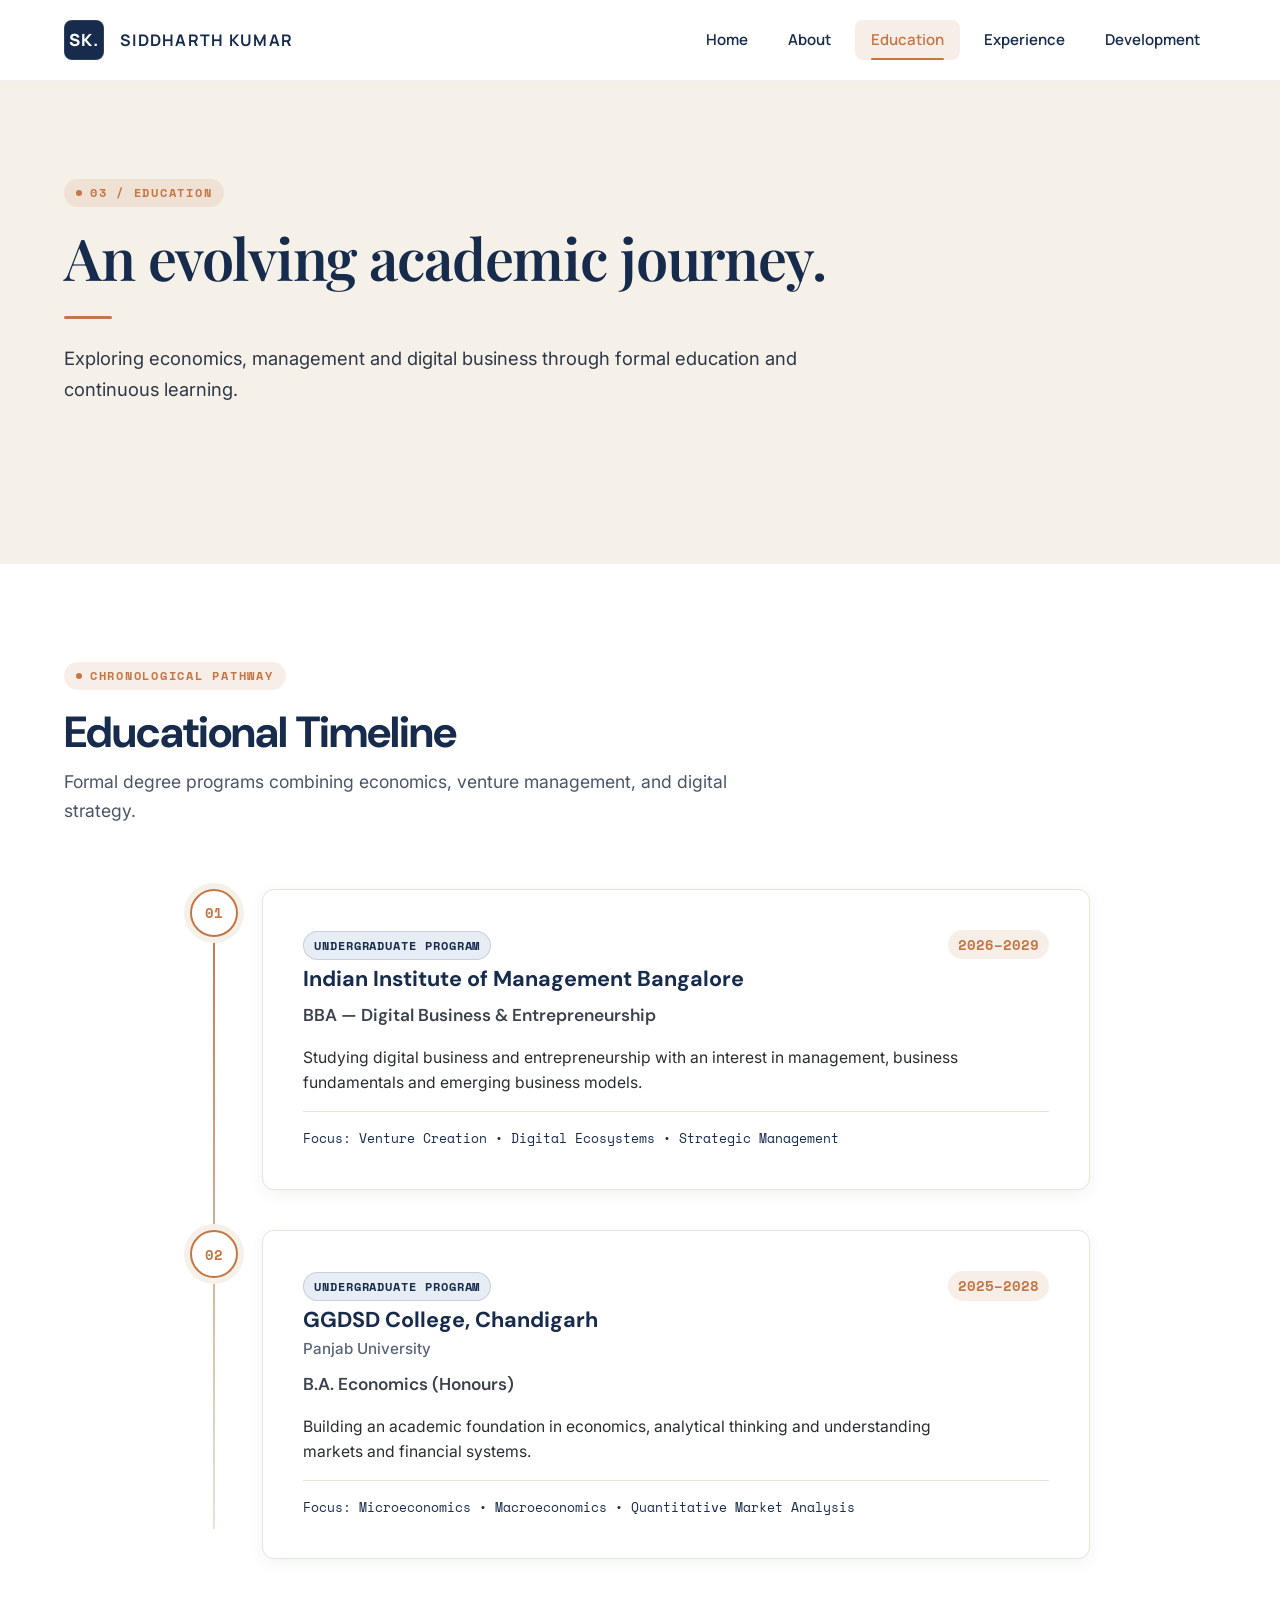
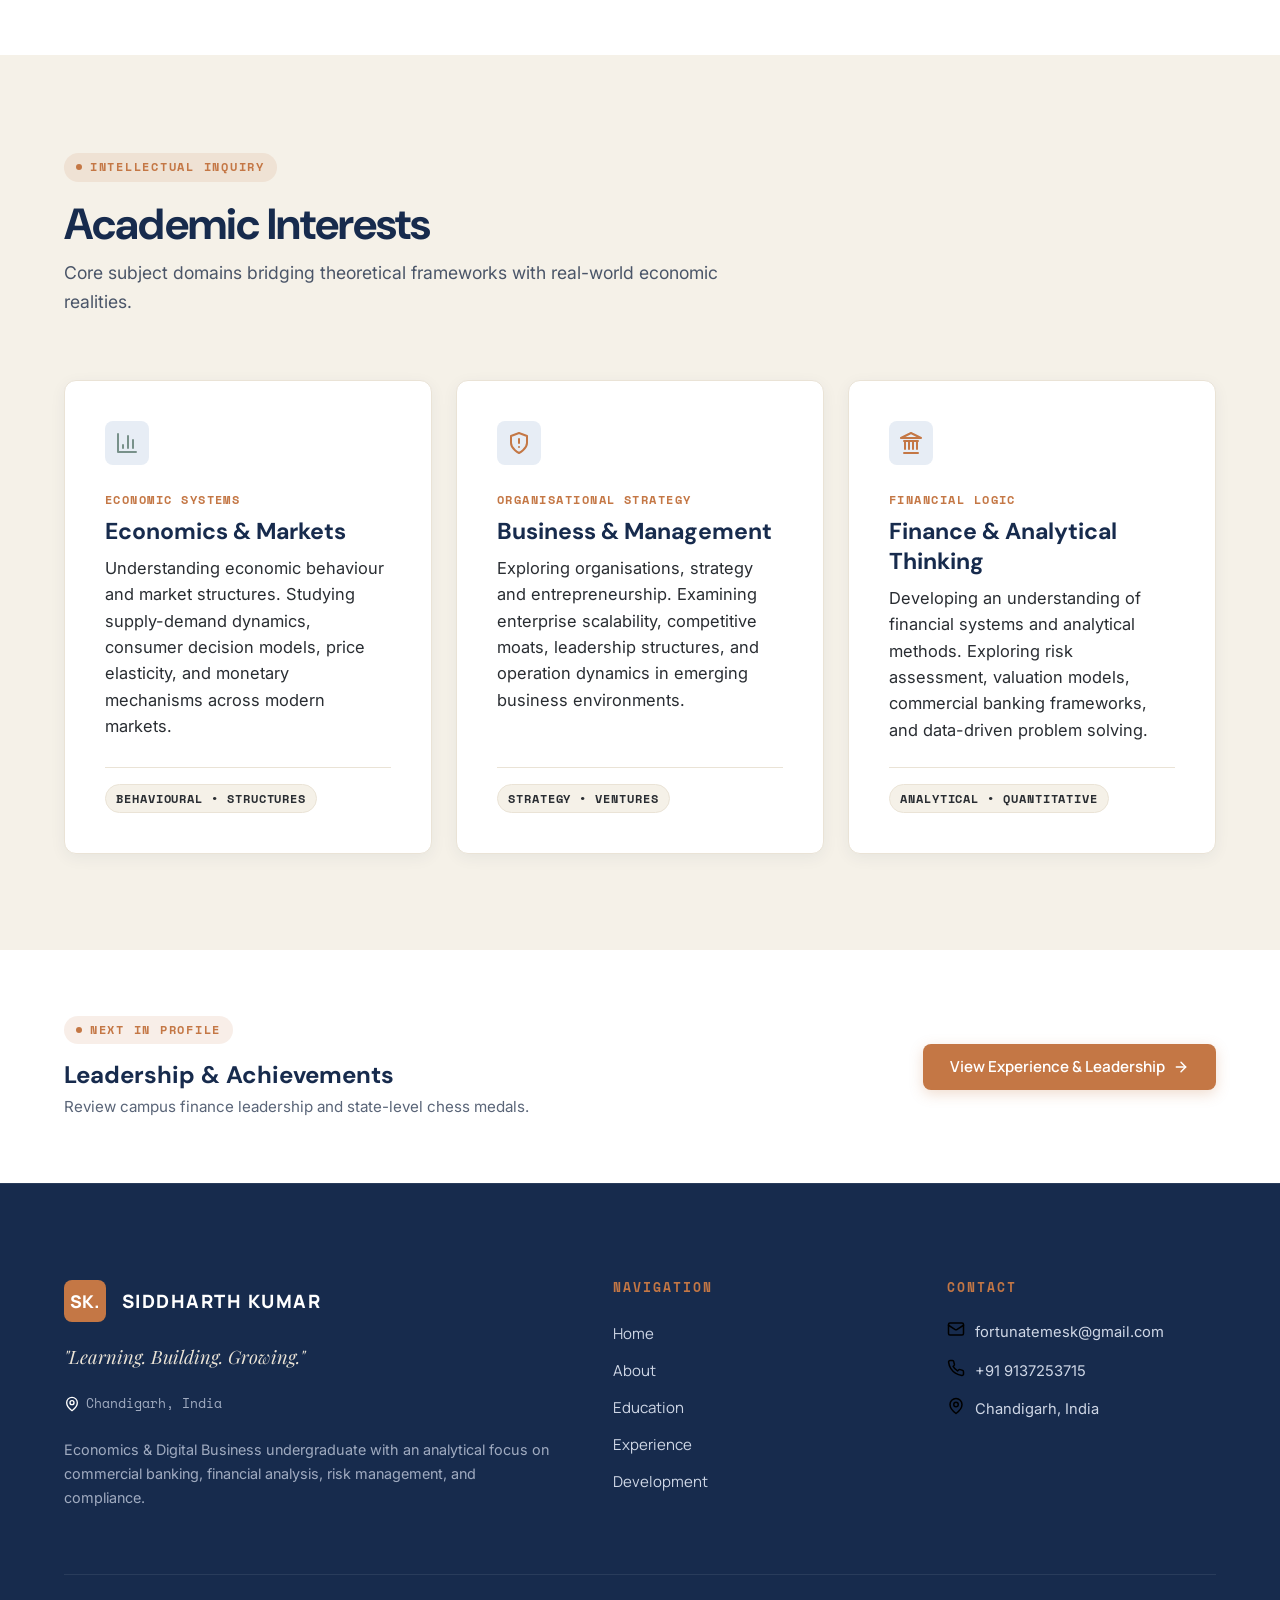
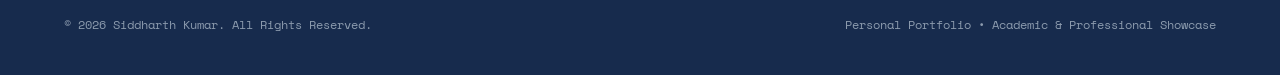
<file: education.html>
<!DOCTYPE html>
<html lang="en">
<head>
  <meta charset="UTF-8">
  <meta name="viewport" content="width=device-width, initial-scale=1.0">
  <title>Education | Siddharth Kumar — Personal Portfolio</title>
  <meta name="description" content="Academic journey of Siddharth Kumar: BBA at IIM Bangalore and B.A. Economics (Honours) at GGDSD College, Panjab University.">
  <link rel="stylesheet" href="css/style.css">
</head>
<body>

  <!-- ========================================================================
       GLOBAL NAVIGATION HEADER
       ======================================================================== -->
  <header class="navbar">
    <div class="container">
      <a href="index.html" class="nav-brand" aria-label="Siddharth Kumar Homepage">
        <span class="nav-logo-badge">SK.</span>
        <span class="nav-brand-text">Siddharth Kumar</span>
      </a>
      <nav class="nav-menu" aria-label="Primary Navigation">
        <a href="index.html" class="nav-link">Home</a>
        <a href="about.html" class="nav-link">About</a>
        <a href="education.html" class="nav-link active">Education</a>
        <a href="experience.html" class="nav-link">Experience</a>
        <a href="development.html" class="nav-link">Development</a>
      </nav>
    </div>
  </header>

  <main>
    <!-- ======================================================================
         PAGE INTRODUCTION
         ====================================================================== -->
    <section class="section section-alt" aria-labelledby="edu-intro-heading">
      <div class="container">
        <div class="section-header" style="max-width: 860px;">
          <span class="section-label">03 / EDUCATION</span>
          <h1 id="edu-intro-heading" class="section-title section-title-editorial" style="font-size: clamp(2.4rem, 4.5vw, 3.6rem);">
            An evolving academic journey.
          </h1>
          <div class="editorial-divider"></div>
          <p class="section-subtitle" style="font-size: 1.15rem; color: #2D3748;">
            Exploring economics, management and digital business through formal education and continuous learning.
          </p>
        </div>
      </div>
    </section>

    <!-- ======================================================================
         SECTION 1: EDUCATIONAL TIMELINE (2 Distinctive Cards with Markers)
         ====================================================================== -->
    <section class="section section-white" aria-labelledby="timeline-heading">
      <div class="container">
        <div class="section-header">
          <span class="section-label">CHRONOLOGICAL PATHWAY</span>
          <h2 id="timeline-heading" class="section-title">Educational Timeline</h2>
          <p class="section-subtitle">Formal degree programs combining economics, venture management, and digital strategy.</p>
        </div>

        <div class="timeline">
          <!-- Timeline Item 1: IIM Bangalore -->
          <div class="timeline-item">
            <div class="timeline-marker">01</div>
            <div class="timeline-content">
              <div class="timeline-header">
                <div>
                  <span class="badge badge-focus" style="margin-bottom: 6px;">UNDERGRADUATE PROGRAM</span>
                  <h3 class="timeline-institution">Indian Institute of Management Bangalore</h3>
                </div>
                <span class="timeline-date">2026–2029</span>
              </div>
              <div class="timeline-degree">BBA — Digital Business &amp; Entrepreneurship</div>
              <p class="card-body">
                Studying digital business and entrepreneurship with an interest in management, business fundamentals and emerging business models.
              </p>
              <div class="card-footer" style="margin-top: var(--space-sm);">
                <span class="font-mono" style="font-size: 0.8rem; color: var(--navy);">Focus: Venture Creation &bull; Digital Ecosystems &bull; Strategic Management</span>
              </div>
            </div>
          </div>

          <!-- Timeline Item 2: GGDSD College, Panjab University -->
          <div class="timeline-item">
            <div class="timeline-marker">02</div>
            <div class="timeline-content">
              <div class="timeline-header">
                <div>
                  <span class="badge badge-focus" style="margin-bottom: 6px;">UNDERGRADUATE PROGRAM</span>
                  <h3 class="timeline-institution">GGDSD College, Chandigarh</h3>
                  <div style="font-size: 0.95rem; font-weight: 500; color: #5A6578; margin-top: 2px;">Panjab University</div>
                </div>
                <span class="timeline-date">2025–2028</span>
              </div>
              <div class="timeline-degree">B.A. Economics (Honours)</div>
              <p class="card-body">
                Building an academic foundation in economics, analytical thinking and understanding markets and financial systems.
              </p>
              <div class="card-footer" style="margin-top: var(--space-sm);">
                <span class="font-mono" style="font-size: 0.8rem; color: var(--navy);">Focus: Microeconomics &bull; Macroeconomics &bull; Quantitative Market Analysis</span>
              </div>
            </div>
          </div>
        </div>
      </div>
    </section>

    <!-- ======================================================================
         SECTION 2: ACADEMIC INTERESTS (3 Cards)
         ====================================================================== -->
    <section class="section section-alt" aria-labelledby="academic-interests-heading">
      <div class="container">
        <div class="section-header">
          <span class="section-label">INTELLECTUAL INQUIRY</span>
          <h2 id="academic-interests-heading" class="section-title">Academic Interests</h2>
          <p class="section-subtitle">Core subject domains bridging theoretical frameworks with real-world economic realities.</p>
        </div>

        <div class="card-grid card-grid-3">
          <!-- Card 1: Economics & Markets -->
          <article class="card">
            <div class="card-icon">
              <img src="assets/icons/analytics.svg" alt="Economics Icon" width="24" height="24">
            </div>
            <span class="card-kicker">ECONOMIC SYSTEMS</span>
            <h3 class="card-title">Economics &amp; Markets</h3>
            <div class="card-body">
              <p>Understanding economic behaviour and market structures. Studying supply-demand dynamics, consumer decision models, price elasticity, and monetary mechanisms across modern markets.</p>
            </div>
            <div class="card-footer">
              <span class="badge badge-neutral">Behavioural &bull; Structures</span>
            </div>
          </article>

          <!-- Card 2: Business & Management -->
          <article class="card">
            <div class="card-icon">
              <img src="assets/icons/leadership.svg" alt="Business Icon" width="24" height="24">
            </div>
            <span class="card-kicker">ORGANISATIONAL STRATEGY</span>
            <h3 class="card-title">Business &amp; Management</h3>
            <div class="card-body">
              <p>Exploring organisations, strategy and entrepreneurship. Examining enterprise scalability, competitive moats, leadership structures, and operation dynamics in emerging business environments.</p>
            </div>
            <div class="card-footer">
              <span class="badge badge-neutral">Strategy &bull; Ventures</span>
            </div>
          </article>

          <!-- Card 3: Finance & Analytical Thinking -->
          <article class="card">
            <div class="card-icon">
              <img src="assets/icons/bank.svg" alt="Finance Icon" width="24" height="24">
            </div>
            <span class="card-kicker">FINANCIAL LOGIC</span>
            <h3 class="card-title">Finance &amp; Analytical Thinking</h3>
            <div class="card-body">
              <p>Developing an understanding of financial systems and analytical methods. Exploring risk assessment, valuation models, commercial banking frameworks, and data-driven problem solving.</p>
            </div>
            <div class="card-footer">
              <span class="badge badge-neutral">Analytical &bull; Quantitative</span>
            </div>
          </article>
        </div>
      </div>
    </section>

    <!-- Next Page Direction Prompt -->
    <section class="section section-white" style="padding: var(--space-xl) 0;">
      <div class="container" style="display: flex; justify-content: space-between; align-items: center; flex-wrap: wrap; gap: var(--space-md);">
        <div>
          <span class="section-label">NEXT IN PROFILE</span>
          <h3 style="font-family: var(--font-heading); font-size: 1.5rem; color: var(--navy);">Leadership &amp; Achievements</h3>
          <p style="font-size: 0.95rem; color: #5A6578; margin-top: 4px;">Review campus finance leadership and state-level chess medals.</p>
        </div>
        <a href="experience.html" class="btn btn-primary">
          <span>View Experience &amp; Leadership</span>
          <img src="assets/icons/arrow-right.svg" alt="" width="16" height="16" style="filter: brightness(0) invert(1);">
        </a>
      </div>
    </section>
  </main>

  <!-- ========================================================================
       GLOBAL FOOTER (Shared Navy Theme)
       ======================================================================== -->
  <footer class="footer">
    <div class="container">
      <div class="footer-grid">
        
        <!-- Brand Column -->
        <div class="footer-brand">
          <div class="footer-logo-row">
            <span class="footer-logo-badge">SK.</span>
            <span class="footer-brand-title">Siddharth Kumar</span>
          </div>
          <p class="footer-motto">"Learning. Building. Growing."</p>
          <div class="footer-location">
            <img src="assets/icons/location.svg" alt="Location Pin" width="16" height="16" style="filter: brightness(0) invert(1);">
            <span>Chandigarh, India</span>
          </div>
          <p style="font-size: 0.9rem; color: #A0ABC0; margin-top: 8px;">
            Economics &amp; Digital Business undergraduate with an analytical focus on commercial banking, financial analysis, risk management, and compliance.
          </p>
        </div>

        <!-- Navigation Links Column -->
        <div>
          <h3 class="footer-heading">Navigation</h3>
          <ul class="footer-nav-list">
            <li><a href="index.html" class="footer-nav-link">Home</a></li>
            <li><a href="about.html" class="footer-nav-link">About</a></li>
            <li><a href="education.html" class="footer-nav-link">Education</a></li>
            <li><a href="experience.html" class="footer-nav-link">Experience</a></li>
            <li><a href="development.html" class="footer-nav-link">Development</a></li>
          </ul>
        </div>

        <!-- Contact Column -->
        <div>
          <h3 class="footer-heading">Contact</h3>
          <div class="footer-contact-item">
            <img src="assets/icons/mail.svg" alt="Mail Icon" width="18" height="18">
            <a href="mailto:fortunatemesk@gmail.com">fortunatemesk@gmail.com</a>
          </div>
          <div class="footer-contact-item">
            <img src="assets/icons/phone.svg" alt="Phone Icon" width="18" height="18">
            <a href="tel:+919137253715">+91 9137253715</a>
          </div>
          <div class="footer-contact-item">
            <img src="assets/icons/location.svg" alt="Location Icon" width="18" height="18">
            <span>Chandigarh, India</span>
          </div>
        </div>

      </div>

      <!-- Bottom Copyright Row -->
      <div class="footer-bottom">
        <div>&copy; 2026 Siddharth Kumar. All Rights Reserved.</div>
        <div>Personal Portfolio &bull; Academic &amp; Professional Showcase</div>
      </div>
    </div>
  </footer>

</body>
</html>
</file>
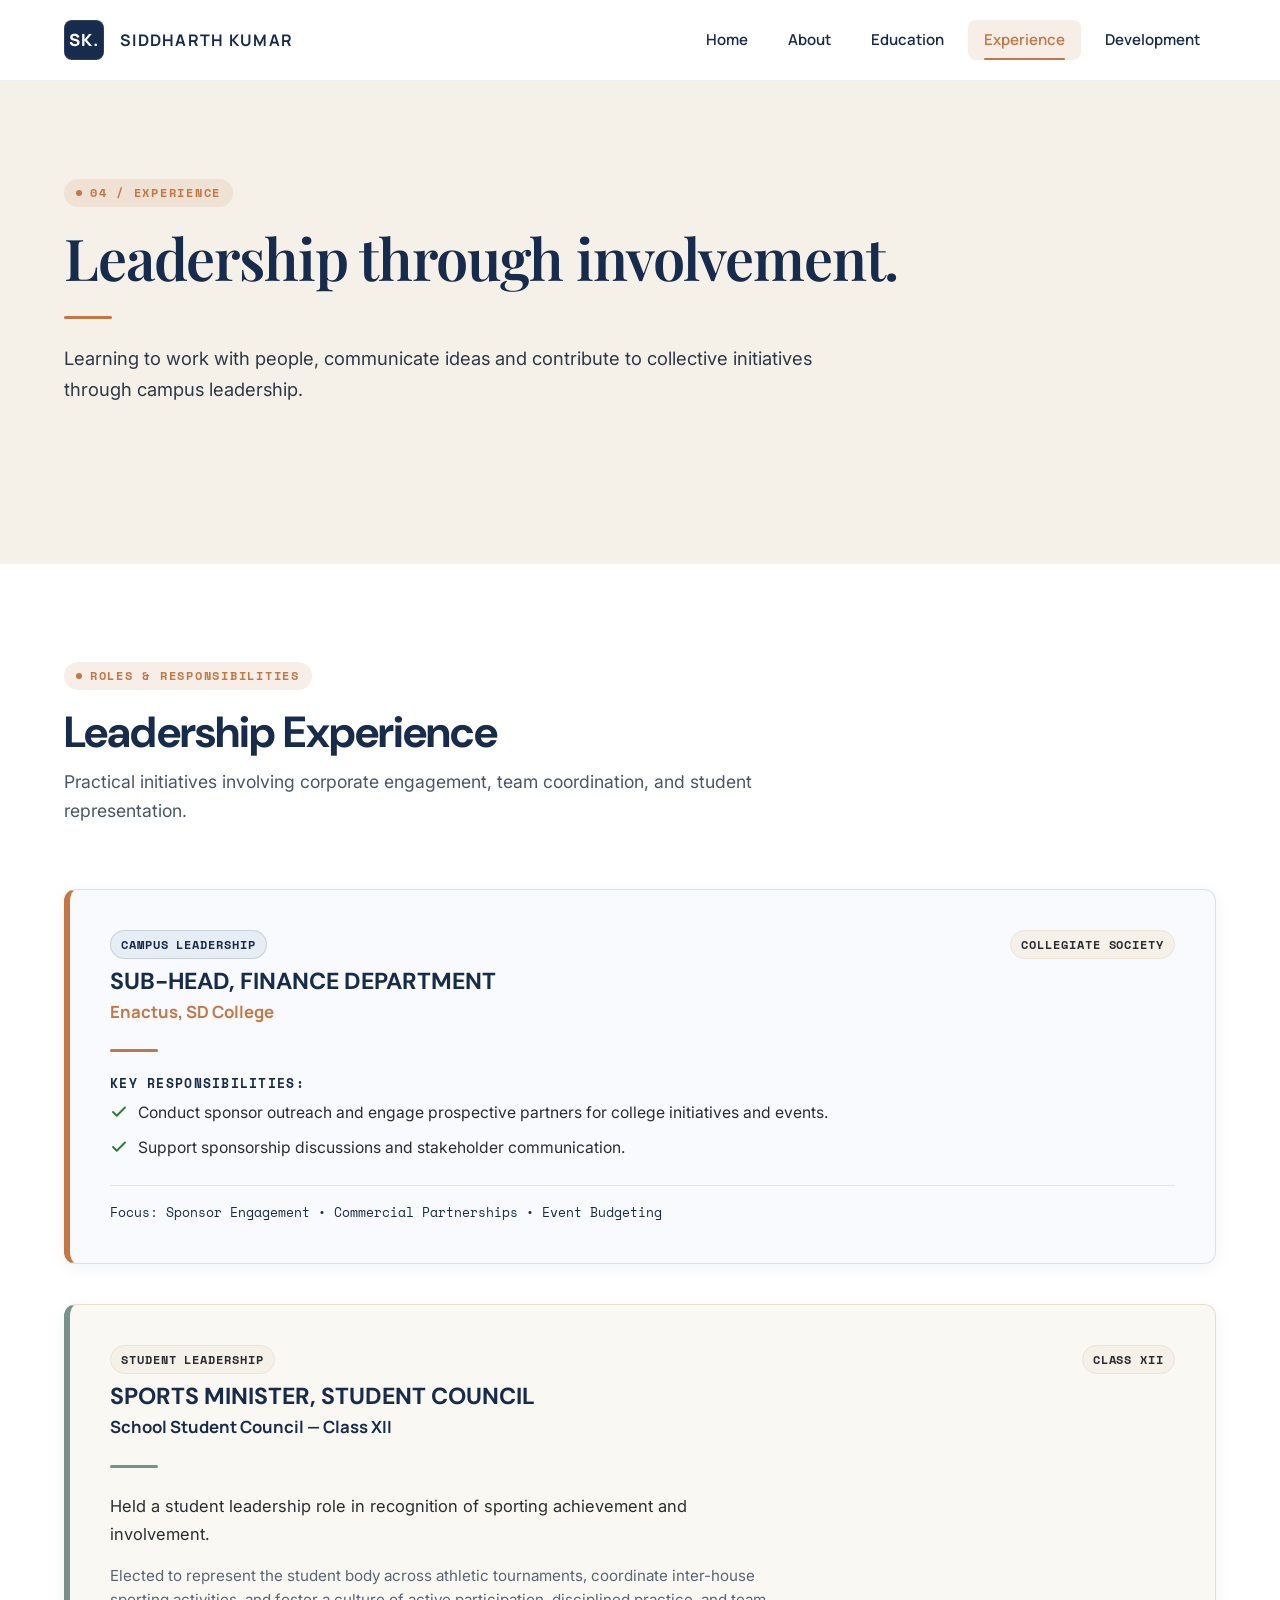
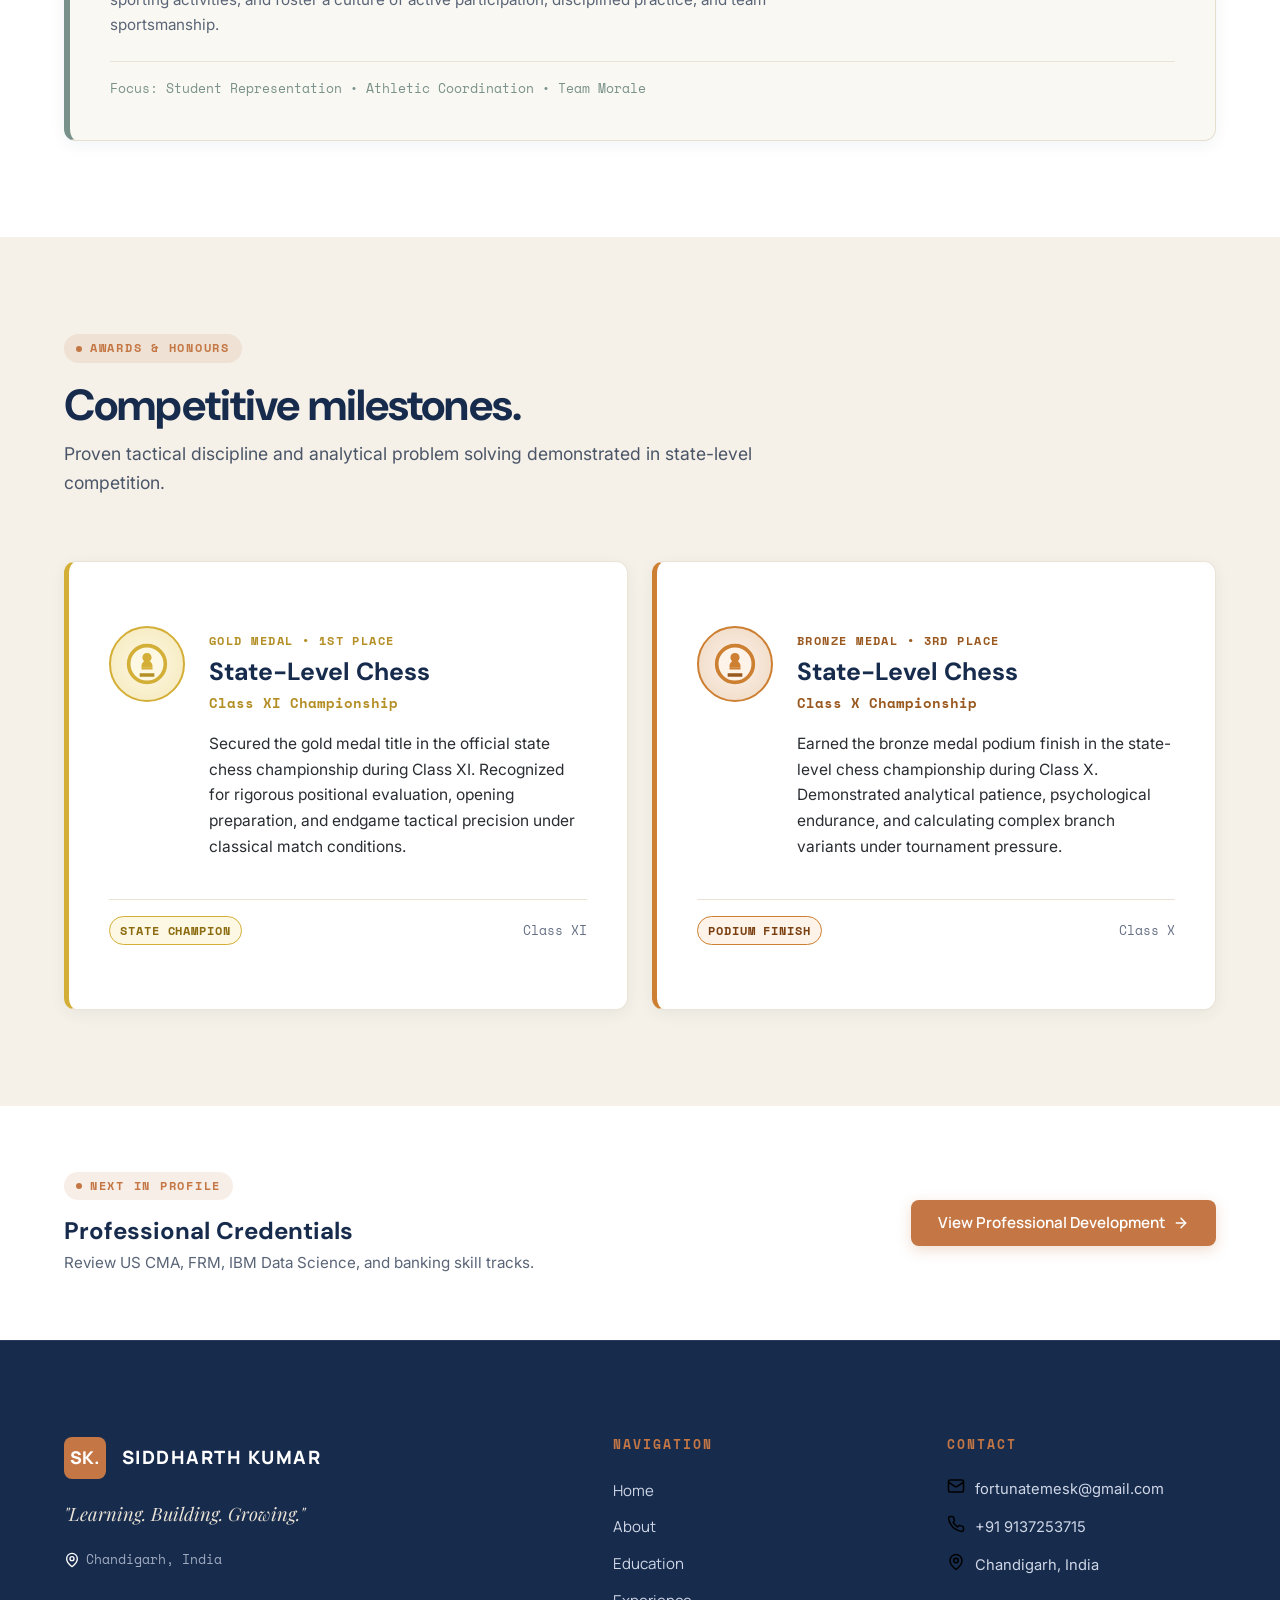
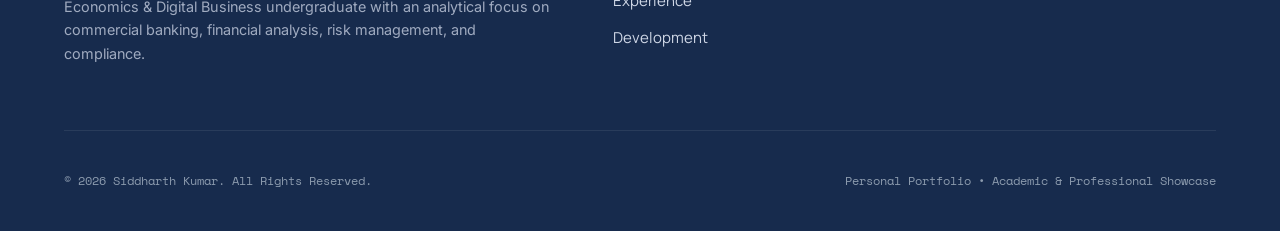
<file: experience.html>
<!DOCTYPE html>
<html lang="en">
<head>
  <meta charset="UTF-8">
  <meta name="viewport" content="width=device-width, initial-scale=1.0">
  <title>Experience &amp; Leadership | Siddharth Kumar — Personal Portfolio</title>
  <meta name="description" content="Campus leadership at Enactus SD College, student council responsibilities, and state-level chess achievements of Siddharth Kumar.">
  <link rel="stylesheet" href="css/style.css">
</head>
<body>

  <!-- ========================================================================
       GLOBAL NAVIGATION HEADER
       ======================================================================== -->
  <header class="navbar">
    <div class="container">
      <a href="index.html" class="nav-brand" aria-label="Siddharth Kumar Homepage">
        <span class="nav-logo-badge">SK.</span>
        <span class="nav-brand-text">Siddharth Kumar</span>
      </a>
      <nav class="nav-menu" aria-label="Primary Navigation">
        <a href="index.html" class="nav-link">Home</a>
        <a href="about.html" class="nav-link">About</a>
        <a href="education.html" class="nav-link">Education</a>
        <a href="experience.html" class="nav-link active">Experience</a>
        <a href="development.html" class="nav-link">Development</a>
      </nav>
    </div>
  </header>

  <main>
    <!-- ======================================================================
         PAGE INTRODUCTION
         ====================================================================== -->
    <section class="section section-alt" aria-labelledby="exp-intro-heading">
      <div class="container">
        <div class="section-header" style="max-width: 860px;">
          <span class="section-label">04 / EXPERIENCE</span>
          <h1 id="exp-intro-heading" class="section-title section-title-editorial" style="font-size: clamp(2.4rem, 4.5vw, 3.6rem);">
            Leadership through involvement.
          </h1>
          <div class="editorial-divider"></div>
          <p class="section-subtitle" style="font-size: 1.15rem; color: #2D3748;">
            Learning to work with people, communicate ideas and contribute to collective initiatives through campus leadership.
          </p>
        </div>
      </div>
    </section>

    <!-- ======================================================================
         SECTION 1: EXPERIENCE (2 Large Panels)
         ====================================================================== -->
    <section class="section section-white" aria-labelledby="leadership-exp-heading">
      <div class="container">
        <div class="section-header">
          <span class="section-label">ROLES &amp; RESPONSIBILITIES</span>
          <h2 id="leadership-exp-heading" class="section-title">Leadership Experience</h2>
          <p class="section-subtitle">Practical initiatives involving corporate engagement, team coordination, and student representation.</p>
        </div>

        <div style="display: flex; flex-direction: column; gap: var(--space-lg);">
          <!-- Experience Panel 1: Enactus SD College -->
          <article class="card card-soft-blue" style="border-left: 6px solid var(--terracotta);">
            <div style="display: flex; flex-wrap: wrap; justify-content: space-between; align-items: baseline; gap: var(--space-xs); margin-bottom: var(--space-sm);">
              <div>
                <span class="badge badge-focus" style="margin-bottom: 8px;">CAMPUS LEADERSHIP</span>
                <h3 style="font-family: var(--font-heading); font-size: 1.45rem; color: var(--navy);">SUB-HEAD, FINANCE DEPARTMENT</h3>
                <div style="font-family: var(--font-nav); font-weight: 700; color: var(--terracotta); font-size: 1.05rem; margin-top: 2px;">
                  Enactus, SD College
                </div>
              </div>
              <span class="badge badge-neutral font-mono">Collegiate Society</span>
            </div>

            <div class="editorial-divider" style="margin: var(--space-xs) 0 var(--space-md);"></div>

            <div class="card-body">
              <h4 style="font-family: var(--font-mono); font-size: 0.8rem; letter-spacing: 0.1em; color: var(--navy); text-transform: uppercase; margin-bottom: var(--space-xs);">
                Key Responsibilities:
              </h4>
              <ul style="display: flex; flex-direction: column; gap: 10px; margin-top: 6px;">
                <li style="display: flex; align-items: flex-start; gap: 10px;">
                  <img src="assets/icons/check.svg" alt="Bullet" width="18" height="18" style="margin-top: 3px; flex-shrink: 0;">
                  <span>Conduct sponsor outreach and engage prospective partners for college initiatives and events.</span>
                </li>
                <li style="display: flex; align-items: flex-start; gap: 10px;">
                  <img src="assets/icons/check.svg" alt="Bullet" width="18" height="18" style="margin-top: 3px; flex-shrink: 0;">
                  <span>Support sponsorship discussions and stakeholder communication.</span>
                </li>
              </ul>
            </div>

            <div class="card-footer" style="margin-top: var(--space-md);">
              <span class="font-mono" style="font-size: 0.82rem; color: var(--navy);">Focus: Sponsor Engagement &bull; Commercial Partnerships &bull; Event Budgeting</span>
            </div>
          </article>

          <!-- Experience Panel 2: Sports Minister -->
          <article class="card card-ivory" style="border-left: 6px solid var(--sage);">
            <div style="display: flex; flex-wrap: wrap; justify-content: space-between; align-items: baseline; gap: var(--space-xs); margin-bottom: var(--space-sm);">
              <div>
                <span class="badge badge-neutral" style="margin-bottom: 8px;">STUDENT LEADERSHIP</span>
                <h3 style="font-family: var(--font-heading); font-size: 1.45rem; color: var(--navy);">SPORTS MINISTER, STUDENT COUNCIL</h3>
                <div style="font-family: var(--font-nav); font-weight: 700; color: var(--navy); font-size: 1.05rem; margin-top: 2px;">
                  School Student Council — Class XII
                </div>
              </div>
              <span class="badge badge-neutral font-mono">Class XII</span>
            </div>

            <div class="editorial-divider" style="margin: var(--space-xs) 0 var(--space-md); background-color: var(--sage);"></div>

            <div class="card-body">
              <p style="font-size: 1.03rem; line-height: 1.7; color: var(--charcoal);">
                Held a student leadership role in recognition of sporting achievement and involvement.
              </p>
              <p style="font-size: 0.95rem; color: #5A6578; margin-top: 8px;">
                Elected to represent the student body across athletic tournaments, coordinate inter-house sporting activities, and foster a culture of active participation, disciplined practice, and team sportsmanship.
              </p>
            </div>

            <div class="card-footer" style="margin-top: var(--space-md);">
              <span class="font-mono" style="font-size: 0.82rem; color: var(--sage);">Focus: Student Representation &bull; Athletic Coordination &bull; Team Morale</span>
            </div>
          </article>
        </div>
      </div>
    </section>

    <!-- ======================================================================
         SECTION 2: ACHIEVEMENTS (2 Large Cards Inspired by Badges)
         ====================================================================== -->
    <section class="section section-alt" aria-labelledby="competitive-milestones-heading">
      <div class="container">
        <div class="section-header">
          <span class="section-label">AWARDS &amp; HONOURS</span>
          <h2 id="competitive-milestones-heading" class="section-title">Competitive milestones.</h2>
          <p class="section-subtitle">Proven tactical discipline and analytical problem solving demonstrated in state-level competition.</p>
        </div>

        <div class="card-grid card-grid-2">
          <!-- Achievement Card 1: Gold Medal -->
          <article class="card achievement-tile-gold" style="padding: var(--space-xl) var(--space-lg);">
            <div style="display: flex; align-items: flex-start; gap: var(--space-md);">
              <div class="achievement-medal-icon achievement-medal-gold" style="width: 76px; height: 76px;">
                <img src="assets/icons/chess-gold.svg" alt="Gold Medal" width="44" height="44">
              </div>
              <div style="flex-grow: 1;">
                <span class="achievement-badge-label achievement-badge-gold">GOLD MEDAL &bull; 1ST PLACE</span>
                <h3 style="font-family: var(--font-heading); font-size: 1.55rem; color: var(--navy); margin: 4px 0;">State-Level Chess</h3>
                <div class="font-mono" style="font-size: 0.9rem; font-weight: 700; color: #B38F26; margin-bottom: var(--space-sm);">
                  Class XI Championship
                </div>
                <p style="font-size: 0.97rem; line-height: 1.65; color: var(--charcoal);">
                  Secured the gold medal title in the official state chess championship during Class XI. Recognized for rigorous positional evaluation, opening preparation, and endgame tactical precision under classical match conditions.
                </p>
              </div>
            </div>
            <div class="card-footer" style="margin-top: var(--space-lg);">
              <span class="badge" style="background-color: #FCF8E3; color: #8C6B10; border: 1px solid #D4AF37;">State Champion</span>
              <span class="font-mono" style="font-size: 0.8rem; color: #667085;">Class XI</span>
            </div>
          </article>

          <!-- Achievement Card 2: Bronze Medal -->
          <article class="card achievement-tile-bronze" style="padding: var(--space-xl) var(--space-lg);">
            <div style="display: flex; align-items: flex-start; gap: var(--space-md);">
              <div class="achievement-medal-icon achievement-medal-bronze" style="width: 76px; height: 76px;">
                <img src="assets/icons/chess-bronze.svg" alt="Bronze Medal" width="44" height="44">
              </div>
              <div style="flex-grow: 1;">
                <span class="achievement-badge-label achievement-badge-bronze">BRONZE MEDAL &bull; 3RD PLACE</span>
                <h3 style="font-family: var(--font-heading); font-size: 1.55rem; color: var(--navy); margin: 4px 0;">State-Level Chess</h3>
                <div class="font-mono" style="font-size: 0.9rem; font-weight: 700; color: #99581F; margin-bottom: var(--space-sm);">
                  Class X Championship
                </div>
                <p style="font-size: 0.97rem; line-height: 1.65; color: var(--charcoal);">
                  Earned the bronze medal podium finish in the state-level chess championship during Class X. Demonstrated analytical patience, psychological endurance, and calculating complex branch variants under tournament pressure.
                </p>
              </div>
            </div>
            <div class="card-footer" style="margin-top: var(--space-lg);">
              <span class="badge" style="background-color: #FDF3E9; color: #7A3F10; border: 1px solid #CD7F32;">Podium Finish</span>
              <span class="font-mono" style="font-size: 0.8rem; color: #667085;">Class X</span>
            </div>
          </article>
        </div>
      </div>
    </section>

    <!-- Next Page Direction Prompt -->
    <section class="section section-white" style="padding: var(--space-xl) 0;">
      <div class="container" style="display: flex; justify-content: space-between; align-items: center; flex-wrap: wrap; gap: var(--space-md);">
        <div>
          <span class="section-label">NEXT IN PROFILE</span>
          <h3 style="font-family: var(--font-heading); font-size: 1.5rem; color: var(--navy);">Professional Credentials</h3>
          <p style="font-size: 0.95rem; color: #5A6578; margin-top: 4px;">Review US CMA, FRM, IBM Data Science, and banking skill tracks.</p>
        </div>
        <a href="development.html" class="btn btn-primary">
          <span>View Professional Development</span>
          <img src="assets/icons/arrow-right.svg" alt="" width="16" height="16" style="filter: brightness(0) invert(1);">
        </a>
      </div>
    </section>
  </main>

  <!-- ========================================================================
       GLOBAL FOOTER (Shared Navy Theme)
       ======================================================================== -->
  <footer class="footer">
    <div class="container">
      <div class="footer-grid">
        
        <!-- Brand Column -->
        <div class="footer-brand">
          <div class="footer-logo-row">
            <span class="footer-logo-badge">SK.</span>
            <span class="footer-brand-title">Siddharth Kumar</span>
          </div>
          <p class="footer-motto">"Learning. Building. Growing."</p>
          <div class="footer-location">
            <img src="assets/icons/location.svg" alt="Location Pin" width="16" height="16" style="filter: brightness(0) invert(1);">
            <span>Chandigarh, India</span>
          </div>
          <p style="font-size: 0.9rem; color: #A0ABC0; margin-top: 8px;">
            Economics &amp; Digital Business undergraduate with an analytical focus on commercial banking, financial analysis, risk management, and compliance.
          </p>
        </div>

        <!-- Navigation Links Column -->
        <div>
          <h3 class="footer-heading">Navigation</h3>
          <ul class="footer-nav-list">
            <li><a href="index.html" class="footer-nav-link">Home</a></li>
            <li><a href="about.html" class="footer-nav-link">About</a></li>
            <li><a href="education.html" class="footer-nav-link">Education</a></li>
            <li><a href="experience.html" class="footer-nav-link">Experience</a></li>
            <li><a href="development.html" class="footer-nav-link">Development</a></li>
          </ul>
        </div>

        <!-- Contact Column -->
        <div>
          <h3 class="footer-heading">Contact</h3>
          <div class="footer-contact-item">
            <img src="assets/icons/mail.svg" alt="Mail Icon" width="18" height="18">
            <a href="mailto:fortunatemesk@gmail.com">fortunatemesk@gmail.com</a>
          </div>
          <div class="footer-contact-item">
            <img src="assets/icons/phone.svg" alt="Phone Icon" width="18" height="18">
            <a href="tel:+919137253715">+91 9137253715</a>
          </div>
          <div class="footer-contact-item">
            <img src="assets/icons/location.svg" alt="Location Icon" width="18" height="18">
            <span>Chandigarh, India</span>
          </div>
        </div>

      </div>

      <!-- Bottom Copyright Row -->
      <div class="footer-bottom">
        <div>&copy; 2026 Siddharth Kumar. All Rights Reserved.</div>
        <div>Personal Portfolio &bull; Academic &amp; Professional Showcase</div>
      </div>
    </div>
  </footer>

</body>
</html>
</file>
<file: css/style.css>
/* ==========================================================================
   SIDDHARTH KUMAR — PERSONAL PORTFOLIO WEBSITE
   Master Stylesheet (HTML5 & CSS3 Only)
   Inspired by AfterBoards (Educational-Platform & Finance Portfolio Aesthetic)
   ========================================================================== */

/* --------------------------------------------------------------------------
   1. GOOGLE FONTS IMPORT
   -------------------------------------------------------------------------- */
@import url('https://fonts.googleapis.com/css2?family=DM+Sans:ital,opsz,wght@0,9..40,400;0,9..40,500;0,9..40,600;0,9..40,700;1,9..40,400&family=Inter:wght@400;500;600;700&family=Manrope:wght@500;600;700;800&family=Playfair+Display:ital,wght@0,500;0,600;0,700;1,400;1,600&family=Space+Mono:ital,wght@0,400;0,700;1,400&display=swap');

/* --------------------------------------------------------------------------
   2. CSS CUSTOM PROPERTIES (DESIGN TOKENS)
   -------------------------------------------------------------------------- */
:root {
  /* Primary Brand Colours */
  --navy: #172B4D;         /* Midnight Navy: Navigation, dark backgrounds, primary headings */
  --ivory: #F5F1E8;        /* Warm Ivory: Hero & editorial section backgrounds */
  --white: #FFFFFF;        /* Pure White: Cards & clean content surfaces */
  --charcoal: #292D32;     /* Charcoal: High-contrast body text */

  /* Accent Colours */
  --terracotta: #C47745;   /* Burnt Terracotta: CTAs, active highlights, key accents */
  --terracotta-dark: #A66033;
  --terracotta-light: rgba(196, 119, 69, 0.12);
  --sage: #78918A;         /* Muted Sage: Secondary cards & supporting badges */
  --sage-light: rgba(120, 145, 138, 0.14);
  --soft-blue: #E7EDF5;    /* Soft Blue: Academic & informational sections */
  --beige: #EAE3D6;        /* Light Beige: Decorative borders & subtle dividers */

  /* Spacing Scale */
  --space-xs: 8px;
  --space-sm: 16px;
  --space-md: 24px;
  --space-lg: 40px;
  --space-xl: 64px;
  --space-2xl: 96px;

  /* Typography Stacks */
  --font-nav: 'Manrope', -apple-system, BlinkMacSystemFont, 'Segoe UI', Roboto, sans-serif;
  --font-body: 'Inter', -apple-system, BlinkMacSystemFont, 'Segoe UI', Roboto, sans-serif;
  --font-heading: 'DM Sans', -apple-system, BlinkMacSystemFont, sans-serif;
  --font-editorial: 'Playfair Display', Georgia, 'Times New Roman', serif;
  --font-mono: 'Space Mono', 'SF Mono', Consolas, monospace;

  /* Layout & Dimensions */
  --max-width: 1200px;
  --header-height: 80px;

  /* Radii */
  --radius-xs: 4px;
  --radius-sm: 8px;
  --radius-md: 12px;
  --radius-lg: 16px;
  --radius-full: 9999px;

  /* Shadows & Elevation */
  --shadow-subtle: 0 2px 6px rgba(23, 43, 77, 0.04);
  --shadow-card: 0 4px 16px rgba(23, 43, 77, 0.06);
  --shadow-hover: 0 12px 28px rgba(23, 43, 77, 0.10);
  --shadow-nav: 0 2px 12px rgba(23, 43, 77, 0.04);

  /* Borders */
  --border-subtle: 1px solid var(--beige);
  --border-light: 1px solid rgba(23, 43, 77, 0.08);

  /* Transitions */
  --transition-fast: 0.18s ease-in-out;
  --transition-normal: 0.28s cubic-bezier(0.16, 1, 0.3, 1);
}

/* --------------------------------------------------------------------------
   3. RESET & BASE STYLES
   -------------------------------------------------------------------------- */
*, *::before, *::after {
  box-sizing: border-box;
  margin: 0;
  padding: 0;
}

html {
  font-size: 16px;
  scroll-behavior: smooth;
  -webkit-text-size-adjust: 100%;
}

body {
  font-family: var(--font-body);
  font-size: 1rem;
  line-height: 1.65;
  color: var(--charcoal);
  background-color: var(--white);
  -webkit-font-smoothing: antialiased;
  -moz-osx-font-smoothing: grayscale;
  overflow-x: hidden;
}

/* Global Heading Styles */
h1, h2, h3, h4, h5, h6 {
  color: var(--navy);
  font-weight: 700;
  line-height: 1.25;
}

p {
  color: var(--charcoal);
  font-size: 1.03rem;
  margin-bottom: var(--space-sm);
  max-width: 68ch;
}

p:last-child {
  margin-bottom: 0;
}

a {
  color: inherit;
  text-decoration: none;
  transition: var(--transition-fast);
}

img, svg {
  display: block;
  max-width: 100%;
  height: auto;
}

ul, ol {
  list-style: none;
}

/* Text Utility Classes */
.text-terracotta {
  color: var(--terracotta);
}

.text-navy {
  color: var(--navy);
}

.text-sage {
  color: var(--sage);
}

.font-editorial {
  font-family: var(--font-editorial);
}

.font-mono {
  font-family: var(--font-mono);
}

/* --------------------------------------------------------------------------
   4. LAYOUT SYSTEM (Container, Sections, Grids)
   -------------------------------------------------------------------------- */
.container {
  width: 100%;
  max-width: var(--max-width);
  margin-left: auto;
  margin-right: auto;
  padding-left: var(--space-md);
  padding-right: var(--space-md);
}

.section {
  padding-top: var(--space-2xl);
  padding-bottom: var(--space-2xl);
  position: relative;
}

.section-alt {
  background-color: var(--ivory);
}

.section-blue {
  background-color: var(--soft-blue);
}

.section-white {
  background-color: var(--white);
}

/* Section Header Typography & Labels */
.section-header {
  margin-bottom: var(--space-xl);
}

.section-header-center {
  text-align: center;
  display: flex;
  flex-direction: column;
  align-items: center;
}

.section-label {
  display: inline-flex;
  align-items: center;
  gap: var(--space-xs);
  font-family: var(--font-mono);
  font-size: 0.78rem;
  font-weight: 700;
  text-transform: uppercase;
  letter-spacing: 0.14em;
  color: var(--terracotta);
  background-color: var(--terracotta-light);
  padding: 4px 12px;
  border-radius: var(--radius-full);
  margin-bottom: var(--space-sm);
  width: fit-content;
}

.section-label::before {
  content: "";
  display: inline-block;
  width: 6px;
  height: 6px;
  border-radius: 50%;
  background-color: var(--terracotta);
}

.section-label-sage {
  color: var(--navy);
  background-color: var(--soft-blue);
}

.section-label-sage::before {
  background-color: var(--sage);
}

.section-title {
  font-family: var(--font-heading);
  font-size: clamp(2rem, 3.4vw, 2.75rem);
  font-weight: 700;
  color: var(--navy);
  letter-spacing: -0.02em;
  line-height: 1.2;
}

.section-title-editorial {
  font-family: var(--font-editorial);
  font-weight: 600;
}

.section-subtitle {
  font-size: 1.1rem;
  color: #4A5568;
  margin-top: var(--space-xs);
  max-width: 65ch;
}

/* Editorial Divider Line */
.editorial-divider {
  width: 48px;
  height: 3px;
  background-color: var(--terracotta);
  margin: var(--space-md) 0;
  border-radius: 2px;
}

/* --------------------------------------------------------------------------
   5. NAVIGATION BAR
   -------------------------------------------------------------------------- */
.navbar {
  position: sticky;
  top: 0;
  z-index: 1000;
  background-color: rgba(255, 255, 255, 0.96);
  backdrop-filter: blur(10px);
  -webkit-backdrop-filter: blur(10px);
  border-bottom: var(--border-light);
  transition: var(--transition-normal);
}

.navbar .container {
  display: flex;
  align-items: center;
  justify-content: space-between;
  height: var(--header-height);
}

/* Text-based Logo (SK. + SIDDHARTH KUMAR) */
.nav-brand {
  display: flex;
  align-items: center;
  gap: var(--space-sm);
  text-decoration: none;
}

.nav-logo-badge {
  display: inline-flex;
  align-items: center;
  justify-content: center;
  width: 40px;
  height: 40px;
  background-color: var(--navy);
  color: var(--white);
  font-family: var(--font-nav);
  font-weight: 800;
  font-size: 1.05rem;
  letter-spacing: 0.04em;
  border-radius: var(--radius-sm);
  transition: var(--transition-fast);
  border: 1px solid rgba(255, 255, 255, 0.1);
}

.nav-brand:hover .nav-logo-badge {
  background-color: var(--terracotta);
  transform: translateY(-1px);
}

.nav-brand-text {
  font-family: var(--font-nav);
  font-weight: 700;
  font-size: 1rem;
  letter-spacing: 0.08em;
  color: var(--navy);
  text-transform: uppercase;
}

/* Navigation Links */
.nav-menu {
  display: flex;
  align-items: center;
  gap: var(--space-xs);
}

.nav-link {
  font-family: var(--font-nav);
  font-size: 0.94rem;
  font-weight: 600;
  color: var(--navy);
  padding: 8px 16px;
  border-radius: var(--radius-sm);
  position: relative;
  transition: var(--transition-fast);
}

.nav-link:hover {
  color: var(--terracotta);
  background-color: var(--ivory);
}

/* Active Page Indicator in Terracotta */
.nav-link.active {
  color: var(--terracotta);
  background-color: var(--terracotta-light);
}

.nav-link.active::after {
  content: "";
  position: absolute;
  bottom: 0px;
  left: 16px;
  right: 16px;
  height: 2px;
  background-color: var(--terracotta);
  border-radius: var(--radius-full);
}

/* --------------------------------------------------------------------------
   6. BUTTONS & INTERACTIVE ELEMENTS
   -------------------------------------------------------------------------- */
.btn-group {
  display: flex;
  align-items: center;
  flex-wrap: wrap;
  gap: var(--space-sm);
}

.btn {
  display: inline-flex;
  align-items: center;
  justify-content: center;
  gap: var(--space-xs);
  font-family: var(--font-nav);
  font-size: 0.95rem;
  font-weight: 600;
  padding: 13px 26px;
  border-radius: var(--radius-sm);
  cursor: pointer;
  border: 1.5px solid transparent;
  transition: var(--transition-normal);
  line-height: 1.2;
  text-align: center;
}

.btn-primary {
  background-color: var(--terracotta);
  color: var(--white);
  box-shadow: 0 4px 14px rgba(196, 119, 69, 0.25);
}

.btn-primary:hover {
  background-color: var(--terracotta-dark);
  color: var(--white);
  transform: translateY(-2px);
  box-shadow: 0 6px 18px rgba(196, 119, 69, 0.35);
}

.btn-secondary {
  background-color: transparent;
  color: var(--navy);
  border-color: var(--navy);
}

.btn-secondary:hover {
  background-color: var(--navy);
  color: var(--white);
  transform: translateY(-2px);
}

.btn-white {
  background-color: var(--white);
  color: var(--navy);
  border-color: var(--white);
}

.btn-white:hover {
  background-color: var(--ivory);
  color: var(--navy);
}

/* --------------------------------------------------------------------------
   7. HERO SECTION (Modern Two-Column Layout)
   -------------------------------------------------------------------------- */
.hero {
  background-color: var(--ivory);
  padding-top: clamp(48px, 8vw, 84px);
  padding-bottom: clamp(56px, 9vw, 96px);
  border-bottom: var(--border-subtle);
  position: relative;
  overflow: hidden;
}

/* Subtle architectural grid pattern on hero */
.hero::before {
  content: "";
  position: absolute;
  top: 0;
  left: 0;
  right: 0;
  bottom: 0;
  background-image: radial-gradient(rgba(23, 43, 77, 0.04) 1px, transparent 1px);
  background-size: 24px 24px;
  pointer-events: none;
}

.hero-grid {
  display: grid;
  grid-template-columns: 1.2fr 0.9fr;
  align-items: center;
  gap: var(--space-xl);
  position: relative;
  z-index: 1;
}

.hero-content {
  display: flex;
  flex-direction: column;
  align-items: flex-start;
}

.hero-eyebrow {
  font-family: var(--font-mono);
  font-size: 0.8rem;
  font-weight: 700;
  text-transform: uppercase;
  letter-spacing: 0.16em;
  color: var(--terracotta);
  margin-bottom: var(--space-sm);
  display: inline-flex;
  align-items: center;
  gap: 8px;
}

.hero-title {
  font-family: var(--font-editorial);
  font-size: clamp(2.6rem, 5.2vw, 4.3rem);
  font-weight: 600;
  color: var(--navy);
  line-height: 1.15;
  letter-spacing: -0.02em;
  margin-bottom: var(--space-md);
}

.hero-description {
  font-size: 1.12rem;
  color: #383D43;
  line-height: 1.7;
  margin-bottom: var(--space-lg);
  max-width: 58ch;
}

.hero-location {
  display: inline-flex;
  align-items: center;
  gap: 8px;
  font-family: var(--font-mono);
  font-size: 0.85rem;
  color: #555D68;
  margin-top: var(--space-md);
}

.hero-location svg {
  color: var(--terracotta);
}

/* Hero Portrait Frame (Right Column) */
.hero-image-wrapper {
  position: relative;
  display: flex;
  justify-content: center;
  align-items: center;
}

.portrait-frame {
  position: relative;
  width: 100%;
  max-width: 440px;
  border-radius: var(--radius-lg);
  overflow: hidden;
  background-color: var(--white);
  border: 1px solid var(--beige);
  box-shadow: 0 16px 36px rgba(23, 43, 77, 0.08);
  transition: var(--transition-normal);
}

.portrait-frame:hover {
  transform: translateY(-4px);
  box-shadow: 0 20px 42px rgba(23, 43, 77, 0.12);
}

.portrait-image-container {
  position: relative;
  width: 100%;
  height: 480px;
  background: linear-gradient(180deg, #F5F1E8 0%, #FFFFFF 100%);
  overflow: hidden;
}

.portrait-photo {
  width: 100%;
  height: 100%;
  object-fit: cover;
  object-position: center 15%;
  display: block;
  transition: transform 0.4s cubic-bezier(0.16, 1, 0.3, 1);
}

.portrait-frame:hover .portrait-photo {
  transform: scale(1.02);
}

.portrait-badge-overlay {
  position: absolute;
  top: 16px;
  right: 16px;
  z-index: 2;
}

.portrait-badge-tag {
  display: inline-flex;
  align-items: center;
  justify-content: center;
  width: 42px;
  height: 42px;
  border-radius: 50%;
  background-color: var(--terracotta);
  color: var(--white);
  font-family: var(--font-nav);
  font-weight: 800;
  font-size: 0.95rem;
  letter-spacing: 0.05em;
  border: 2px solid var(--white);
  box-shadow: 0 4px 14px rgba(196, 119, 69, 0.35);
}

.portrait-frame img, .portrait-frame svg {
  width: 100%;
  display: block;
}

/* Portrait caption */
.portrait-caption {
  padding: 14px 20px;
  background-color: var(--white);
  border-top: var(--border-subtle);
  display: flex;
  align-items: center;
  justify-content: space-between;
  font-size: 0.78rem;
  font-family: var(--font-mono);
  color: var(--navy);
}

/* --------------------------------------------------------------------------
   8. CARD SYSTEM & CARD GRIDS
   -------------------------------------------------------------------------- */
.card-grid {
  display: grid;
  gap: var(--space-md);
}

.card-grid-2 {
  grid-template-columns: repeat(2, 1fr);
}

.card-grid-3 {
  grid-template-columns: repeat(3, 1fr);
}

.card-grid-4 {
  grid-template-columns: repeat(4, 1fr);
}

.card-grid-5 {
  grid-template-columns: repeat(auto-fit, minmax(220px, 1fr));
}

/* Standard Base Card */
.card {
  background-color: var(--white);
  border: 1px solid var(--beige);
  border-radius: var(--radius-md);
  padding: var(--space-lg);
  box-shadow: var(--shadow-card);
  transition: var(--transition-normal);
  display: flex;
  flex-direction: column;
  position: relative;
  overflow: hidden;
}

.card:hover {
  transform: translateY(-4px);
  box-shadow: var(--shadow-hover);
  border-color: rgba(196, 119, 69, 0.35);
}

/* Card Header & Kicker */
.card-kicker {
  font-family: var(--font-mono);
  font-size: 0.76rem;
  font-weight: 700;
  text-transform: uppercase;
  letter-spacing: 0.12em;
  color: var(--terracotta);
  margin-bottom: var(--space-xs);
  display: flex;
  align-items: center;
  gap: 6px;
}

.card-title {
  font-family: var(--font-heading);
  font-size: clamp(1.2rem, 1.8vw, 1.45rem);
  font-weight: 700;
  color: var(--navy);
  line-height: 1.3;
  margin-bottom: var(--space-xs);
}

.card-subtitle {
  font-size: 0.95rem;
  font-weight: 600;
  color: #4A5568;
  margin-bottom: var(--space-sm);
}

.card-body {
  font-size: 0.98rem;
  color: var(--charcoal);
  line-height: 1.6;
  flex-grow: 1;
}

.card-footer {
  margin-top: var(--space-md);
  padding-top: var(--space-sm);
  border-top: var(--border-subtle);
  display: flex;
  align-items: center;
  justify-content: space-between;
  font-size: 0.85rem;
  color: #667085;
}

/* Pill Tags / Status Badges */
.badge {
  display: inline-flex;
  align-items: center;
  gap: 6px;
  font-family: var(--font-mono);
  font-size: 0.72rem;
  font-weight: 700;
  text-transform: uppercase;
  letter-spacing: 0.08em;
  padding: 4px 10px;
  border-radius: var(--radius-full);
}

.badge-completed {
  background-color: #E8F5E9;
  color: #2E7D32;
  border: 1px solid rgba(46, 125, 50, 0.2);
}

.badge-in-progress {
  background-color: var(--terracotta-light);
  color: var(--terracotta);
  border: 1px solid rgba(196, 119, 69, 0.25);
}

.badge-focus {
  background-color: var(--soft-blue);
  color: var(--navy);
  border: 1px solid rgba(23, 43, 77, 0.15);
}

.badge-neutral {
  background-color: var(--ivory);
  color: var(--charcoal);
  border: 1px solid var(--beige);
}

/* Specific Card Variants */
.card-soft-blue {
  background-color: #F8FAFD;
  border-color: #D6E2F0;
}

.card-ivory {
  background-color: #FAF8F2;
  border-color: #E6DFCF;
}

.card-navy {
  background-color: var(--navy);
  color: var(--white);
  border-color: rgba(255, 255, 255, 0.12);
}

.card-navy .card-title {
  color: var(--white);
}

.card-navy .card-body, .card-navy p {
  color: #C3CFE2;
}

.card-navy .card-kicker {
  color: var(--terracotta);
}

/* Icon Container in Cards */
.card-icon {
  width: 44px;
  height: 44px;
  border-radius: var(--radius-sm);
  background-color: var(--soft-blue);
  display: flex;
  align-items: center;
  justify-content: center;
  margin-bottom: var(--space-md);
  color: var(--navy);
  transition: var(--transition-fast);
}

.card:hover .card-icon {
  background-color: var(--terracotta-light);
  color: var(--terracotta);
}

/* --------------------------------------------------------------------------
   9. TIMELINE COMPONENT (Education & Progression)
   -------------------------------------------------------------------------- */
.timeline {
  position: relative;
  display: flex;
  flex-direction: column;
  gap: var(--space-lg);
  max-width: 900px;
  margin: 0 auto;
}

.timeline::before {
  content: "";
  position: absolute;
  top: 30px;
  bottom: 30px;
  left: 23px;
  width: 2px;
  background: linear-gradient(180deg, var(--terracotta) 0%, var(--beige) 100%);
}

.timeline-item {
  position: relative;
  display: flex;
  align-items: flex-start;
  gap: var(--space-md);
}

.timeline-marker {
  position: relative;
  z-index: 2;
  width: 48px;
  height: 48px;
  border-radius: 50%;
  background-color: var(--white);
  border: 2px solid var(--terracotta);
  color: var(--terracotta);
  font-family: var(--font-mono);
  font-size: 0.9rem;
  font-weight: 700;
  display: flex;
  align-items: center;
  justify-content: center;
  flex-shrink: 0;
  box-shadow: 0 0 0 6px var(--ivory);
}

.timeline-content {
  background-color: var(--white);
  border: 1px solid var(--beige);
  border-radius: var(--radius-md);
  padding: var(--space-lg);
  box-shadow: var(--shadow-card);
  flex-grow: 1;
  transition: var(--transition-normal);
}

.timeline-content:hover {
  transform: translateX(4px);
  border-color: rgba(196, 119, 69, 0.35);
  box-shadow: var(--shadow-hover);
}

.timeline-header {
  display: flex;
  flex-wrap: wrap;
  align-items: baseline;
  justify-content: space-between;
  gap: var(--space-xs);
  margin-bottom: var(--space-xs);
}

.timeline-institution {
  font-family: var(--font-heading);
  font-size: 1.35rem;
  font-weight: 700;
  color: var(--navy);
}

.timeline-date {
  font-family: var(--font-mono);
  font-size: 0.88rem;
  font-weight: 700;
  color: var(--terracotta);
  background-color: var(--terracotta-light);
  padding: 3px 10px;
  border-radius: var(--radius-full);
}

.timeline-degree {
  font-family: var(--font-heading);
  font-size: 1.08rem;
  font-weight: 600;
  color: #3B424D;
  margin-bottom: var(--space-sm);
}

/* --------------------------------------------------------------------------
   10. ACHIEVEMENTS & MEDAL TILES
   -------------------------------------------------------------------------- */
.achievement-tile {
  background-color: var(--white);
  border: 1px solid var(--beige);
  border-radius: var(--radius-md);
  padding: var(--space-lg);
  box-shadow: var(--shadow-card);
  display: flex;
  align-items: center;
  gap: var(--space-lg);
  transition: var(--transition-normal);
  position: relative;
  overflow: hidden;
}

.achievement-tile:hover {
  transform: translateY(-4px);
  box-shadow: var(--shadow-hover);
}

.achievement-tile-gold {
  border-left: 5px solid #D4AF37;
}

.achievement-tile-bronze {
  border-left: 5px solid #CD7F32;
}

.achievement-medal-icon {
  width: 68px;
  height: 68px;
  border-radius: 50%;
  display: flex;
  align-items: center;
  justify-content: center;
  flex-shrink: 0;
}

.achievement-medal-gold {
  background: radial-gradient(circle, #FCF8E3 0%, #F5E8BA 100%);
  border: 2px solid #D4AF37;
}

.achievement-medal-bronze {
  background: radial-gradient(circle, #FDF3E9 0%, #EED7C2 100%);
  border: 2px solid #CD7F32;
}

.achievement-details {
  flex-grow: 1;
}

.achievement-badge-label {
  font-family: var(--font-mono);
  font-size: 0.75rem;
  font-weight: 700;
  letter-spacing: 0.12em;
  text-transform: uppercase;
  margin-bottom: 4px;
}

.achievement-badge-gold {
  color: #B38F26;
}

.achievement-badge-bronze {
  color: #99581F;
}

.achievement-title {
  font-family: var(--font-heading);
  font-size: 1.35rem;
  font-weight: 700;
  color: var(--navy);
  margin-bottom: 4px;
}

.achievement-meta {
  font-family: var(--font-mono);
  font-size: 0.88rem;
  color: #667085;
}

/* --------------------------------------------------------------------------
   11. EDITORIAL QUOTE & PHILOSOPHY
   -------------------------------------------------------------------------- */
.editorial-quote-box {
  background-color: var(--white);
  border: 1px solid var(--beige);
  border-radius: var(--radius-lg);
  padding: clamp(32px, 5vw, 64px);
  box-shadow: var(--shadow-card);
  position: relative;
  text-align: center;
  max-width: 960px;
  margin: 0 auto;
}

.quote-mark {
  font-family: var(--font-editorial);
  font-size: 5rem;
  line-height: 1;
  color: var(--terracotta);
  opacity: 0.4;
  margin-bottom: -20px;
}

.editorial-quote {
  font-family: var(--font-editorial);
  font-size: clamp(1.5rem, 2.8vw, 2.25rem);
  font-weight: 500;
  line-height: 1.45;
  color: var(--navy);
  margin-bottom: var(--space-md);
  font-style: italic;
}

.quote-author {
  font-family: var(--font-mono);
  font-size: 0.82rem;
  font-weight: 700;
  text-transform: uppercase;
  letter-spacing: 0.16em;
  color: var(--terracotta);
}

/* --------------------------------------------------------------------------
   12. SKILLS & PILL TAG CLUSTERS
   -------------------------------------------------------------------------- */
.pill-cluster {
  display: flex;
  flex-wrap: wrap;
  gap: 8px;
  margin-top: var(--space-sm);
}

.skill-pill {
  font-family: var(--font-nav);
  font-size: 0.85rem;
  font-weight: 600;
  color: var(--navy);
  background-color: var(--ivory);
  border: 1px solid var(--beige);
  padding: 6px 14px;
  border-radius: var(--radius-full);
  transition: var(--transition-fast);
}

.card:hover .skill-pill {
  background-color: var(--white);
  border-color: rgba(196, 119, 69, 0.3);
}

/* --------------------------------------------------------------------------
   13. CONTACT CTA SECTION
   -------------------------------------------------------------------------- */
.contact-cta {
  background-color: var(--ivory);
  border-top: var(--border-subtle);
  border-bottom: var(--border-subtle);
}

.contact-card {
  background-color: var(--white);
  border: 1px solid var(--beige);
  border-radius: var(--radius-lg);
  padding: clamp(32px, 5vw, 64px);
  box-shadow: var(--shadow-card);
  display: grid;
  grid-template-columns: 1.2fr 1fr;
  gap: var(--space-xl);
  align-items: center;
}

.contact-info-list {
  display: flex;
  flex-direction: column;
  gap: var(--space-sm);
}

.contact-item {
  display: flex;
  align-items: center;
  gap: var(--space-sm);
  padding: 14px 20px;
  border-radius: var(--radius-sm);
  background-color: var(--ivory);
  border: 1px solid var(--beige);
  transition: var(--transition-fast);
}

.contact-item:hover {
  background-color: var(--white);
  border-color: var(--terracotta);
  transform: translateX(4px);
}

.contact-item svg {
  color: var(--terracotta);
  flex-shrink: 0;
}

.contact-item-label {
  font-family: var(--font-mono);
  font-size: 0.72rem;
  text-transform: uppercase;
  color: #667085;
  margin-bottom: 2px;
}

.contact-item-value {
  font-family: var(--font-nav);
  font-size: 0.95rem;
  font-weight: 700;
  color: var(--navy);
}

/* --------------------------------------------------------------------------
   14. FOOTER (Shared Navy Theme)
   -------------------------------------------------------------------------- */
.footer {
  background-color: var(--navy);
  color: var(--ivory);
  padding-top: var(--space-2xl);
  padding-bottom: var(--space-lg);
  border-top: 1px solid rgba(255, 255, 255, 0.08);
}

.footer-grid {
  display: grid;
  grid-template-columns: 1.8fr 1fr 1fr;
  gap: var(--space-xl);
  margin-bottom: var(--space-xl);
}

.footer-brand {
  display: flex;
  flex-direction: column;
  gap: var(--space-sm);
}

.footer-logo-row {
  display: flex;
  align-items: center;
  gap: var(--space-sm);
}

.footer-logo-badge {
  display: inline-flex;
  align-items: center;
  justify-content: center;
  width: 42px;
  height: 42px;
  background-color: var(--terracotta);
  color: var(--white);
  font-family: var(--font-nav);
  font-weight: 800;
  font-size: 1.1rem;
  border-radius: var(--radius-sm);
}

.footer-brand-title {
  font-family: var(--font-nav);
  font-size: 1.15rem;
  font-weight: 800;
  letter-spacing: 0.08em;
  color: var(--white);
  text-transform: uppercase;
}

.footer-motto {
  font-family: var(--font-editorial);
  font-size: 1.15rem;
  font-style: italic;
  color: var(--beige);
  margin: 4px 0;
}

.footer-location {
  display: inline-flex;
  align-items: center;
  gap: 6px;
  font-family: var(--font-mono);
  font-size: 0.82rem;
  color: #A0ABC0;
}

.footer-heading {
  font-family: var(--font-mono);
  font-size: 0.8rem;
  font-weight: 700;
  text-transform: uppercase;
  letter-spacing: 0.16em;
  color: var(--terracotta);
  margin-bottom: var(--space-md);
}

.footer-nav-list {
  display: flex;
  flex-direction: column;
  gap: 10px;
}

.footer-nav-link {
  font-family: var(--font-nav);
  font-size: 0.94rem;
  color: #CFD7E6;
  transition: var(--transition-fast);
}

.footer-nav-link:hover {
  color: var(--terracotta);
  padding-left: 4px;
}

.footer-contact-item {
  display: flex;
  align-items: flex-start;
  gap: 10px;
  margin-bottom: 14px;
  color: #CFD7E6;
  font-size: 0.92rem;
}

.footer-contact-item svg {
  color: var(--terracotta);
  margin-top: 3px;
  flex-shrink: 0;
}

.footer-contact-item a:hover {
  color: var(--terracotta);
}

.footer-bottom {
  padding-top: var(--space-lg);
  border-top: 1px solid rgba(255, 255, 255, 0.08);
  display: flex;
  align-items: center;
  justify-content: space-between;
  font-family: var(--font-mono);
  font-size: 0.78rem;
  color: #8C9BAE;
}

/* --------------------------------------------------------------------------
   15. RESPONSIVE DESIGN & MEDIA QUERIES
   -------------------------------------------------------------------------- */
/* Large Tablet & Small Laptop (<= 1024px) */
@media screen and (max-width: 1024px) {
  .hero-grid {
    grid-template-columns: 1fr;
    gap: var(--space-xl);
  }

  .hero-image-wrapper {
    order: -1;
    justify-content: flex-start;
  }

  .portrait-frame {
    max-width: 380px;
  }

  .card-grid-4 {
    grid-template-columns: repeat(2, 1fr);
  }

  .card-grid-3 {
    grid-template-columns: repeat(2, 1fr);
  }

  .footer-grid {
    grid-template-columns: 1fr 1fr;
    gap: var(--space-lg);
  }

  .footer-brand {
    grid-column: span 2;
  }

  .contact-card {
    grid-template-columns: 1fr;
    gap: var(--space-lg);
  }
}

/* Standard Tablet & Mobile (<= 768px) */
@media screen and (max-width: 768px) {
  :root {
    --header-height: auto;
  }

  .navbar .container {
    flex-direction: column;
    align-items: stretch;
    padding-top: var(--space-sm);
    padding-bottom: var(--space-sm);
    gap: var(--space-sm);
  }

  .nav-brand {
    justify-content: center;
  }

  /* Horizontal scrolling navigation on mobile without JS */
  .nav-menu {
    overflow-x: auto;
    -webkit-overflow-scrolling: touch;
    white-space: nowrap;
    justify-content: flex-start;
    padding-bottom: 4px;
    scrollbar-width: none; /* Firefox */
  }

  .nav-menu::-webkit-scrollbar {
    display: none; /* Chrome/Safari */
  }

  .nav-link {
    padding: 6px 12px;
    font-size: 0.88rem;
  }

  .section {
    padding-top: var(--space-xl);
    padding-bottom: var(--space-xl);
  }

  .card-grid-2,
  .card-grid-3,
  .card-grid-4 {
    grid-template-columns: 1fr;
  }

  .timeline::before {
    left: 19px;
  }

  .timeline-marker {
    width: 40px;
    height: 40px;
    font-size: 0.8rem;
  }

  .timeline-content {
    padding: var(--space-md);
  }

  .achievement-tile {
    flex-direction: column;
    align-items: flex-start;
    gap: var(--space-sm);
  }

  .footer-grid {
    grid-template-columns: 1fr;
  }

  .footer-brand {
    grid-column: span 1;
  }

  .footer-bottom {
    flex-direction: column;
    gap: var(--space-sm);
    text-align: center;
  }
}

/* Small Smartphone (<= 480px) */
@media screen and (max-width: 480px) {
  .hero-title {
    font-size: 2.15rem;
  }

  .btn {
    width: 100%;
  }

  .btn-group {
    flex-direction: column;
    width: 100%;
  }

  .card {
    padding: var(--space-md);
  }

  .editorial-quote-box {
    padding: var(--space-md);
  }

  .portrait-frame {
    max-width: 100%;
  }
}

/* --------------------------------------------------------------------------
   16. SUBTLE CSS3 ANIMATIONS & ACCESSIBILITY
   -------------------------------------------------------------------------- */
@keyframes fadeIn {
  from {
    opacity: 0;
    transform: translateY(8px);
  }
  to {
    opacity: 1;
    transform: translateY(0);
  }
}

@keyframes pulseGlow {
  0%, 100% {
    box-shadow: 0 0 0 0 rgba(196, 119, 69, 0.2);
  }
  50% {
    box-shadow: 0 0 0 6px rgba(196, 119, 69, 0);
  }
}

/* Subtle staggered load animation for hero and key elements */
.hero-content {
  animation: fadeIn 0.6s cubic-bezier(0.16, 1, 0.3, 1) both;
}

.hero-image-wrapper {
  animation: fadeIn 0.8s cubic-bezier(0.16, 1, 0.3, 1) 0.15s both;
}

.timeline-marker {
  animation: pulseGlow 3s infinite ease-in-out;
}

/* Honor prefers-reduced-motion for accessibility */
@media (prefers-reduced-motion: reduce) {
  *, *::before, *::after {
    animation-duration: 0.01ms !important;
    animation-iteration-count: 1 !important;
    transition-duration: 0.01ms !important;
    scroll-behavior: auto !important;
  }
}
</file>
